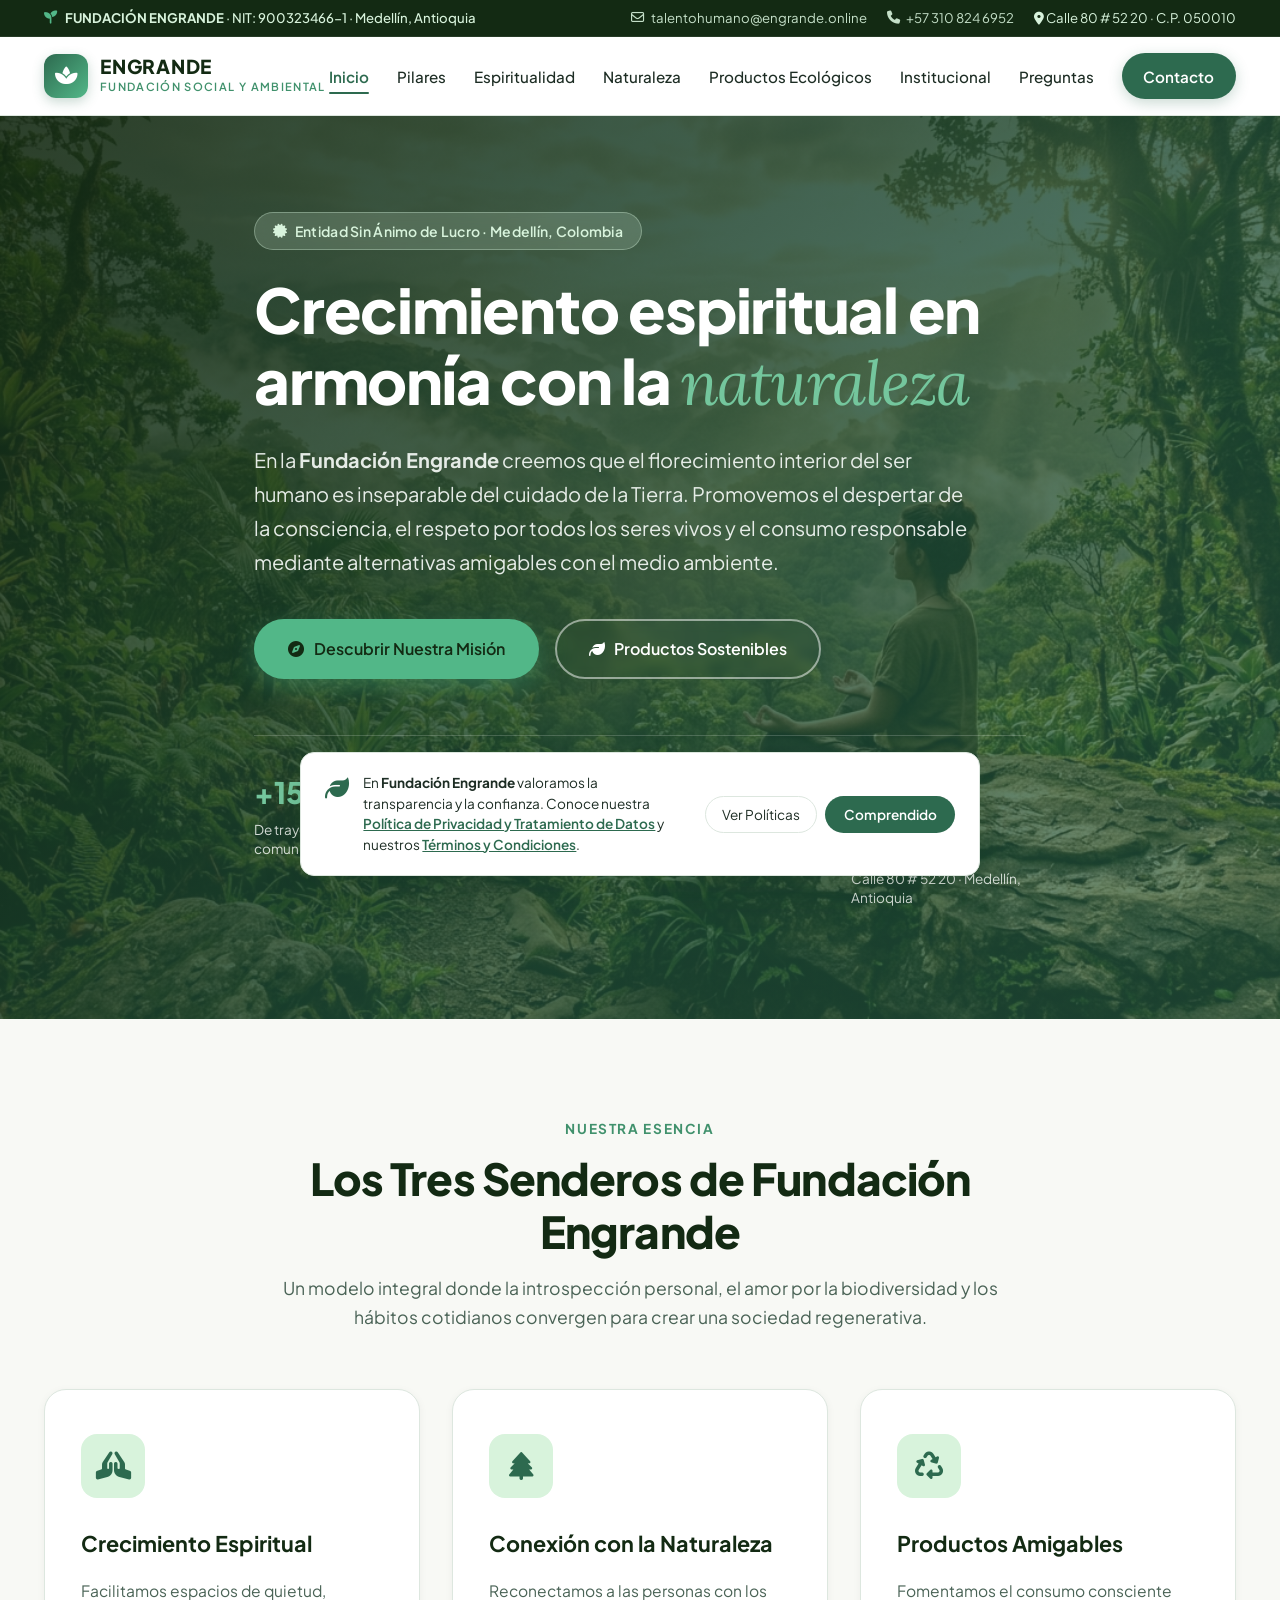
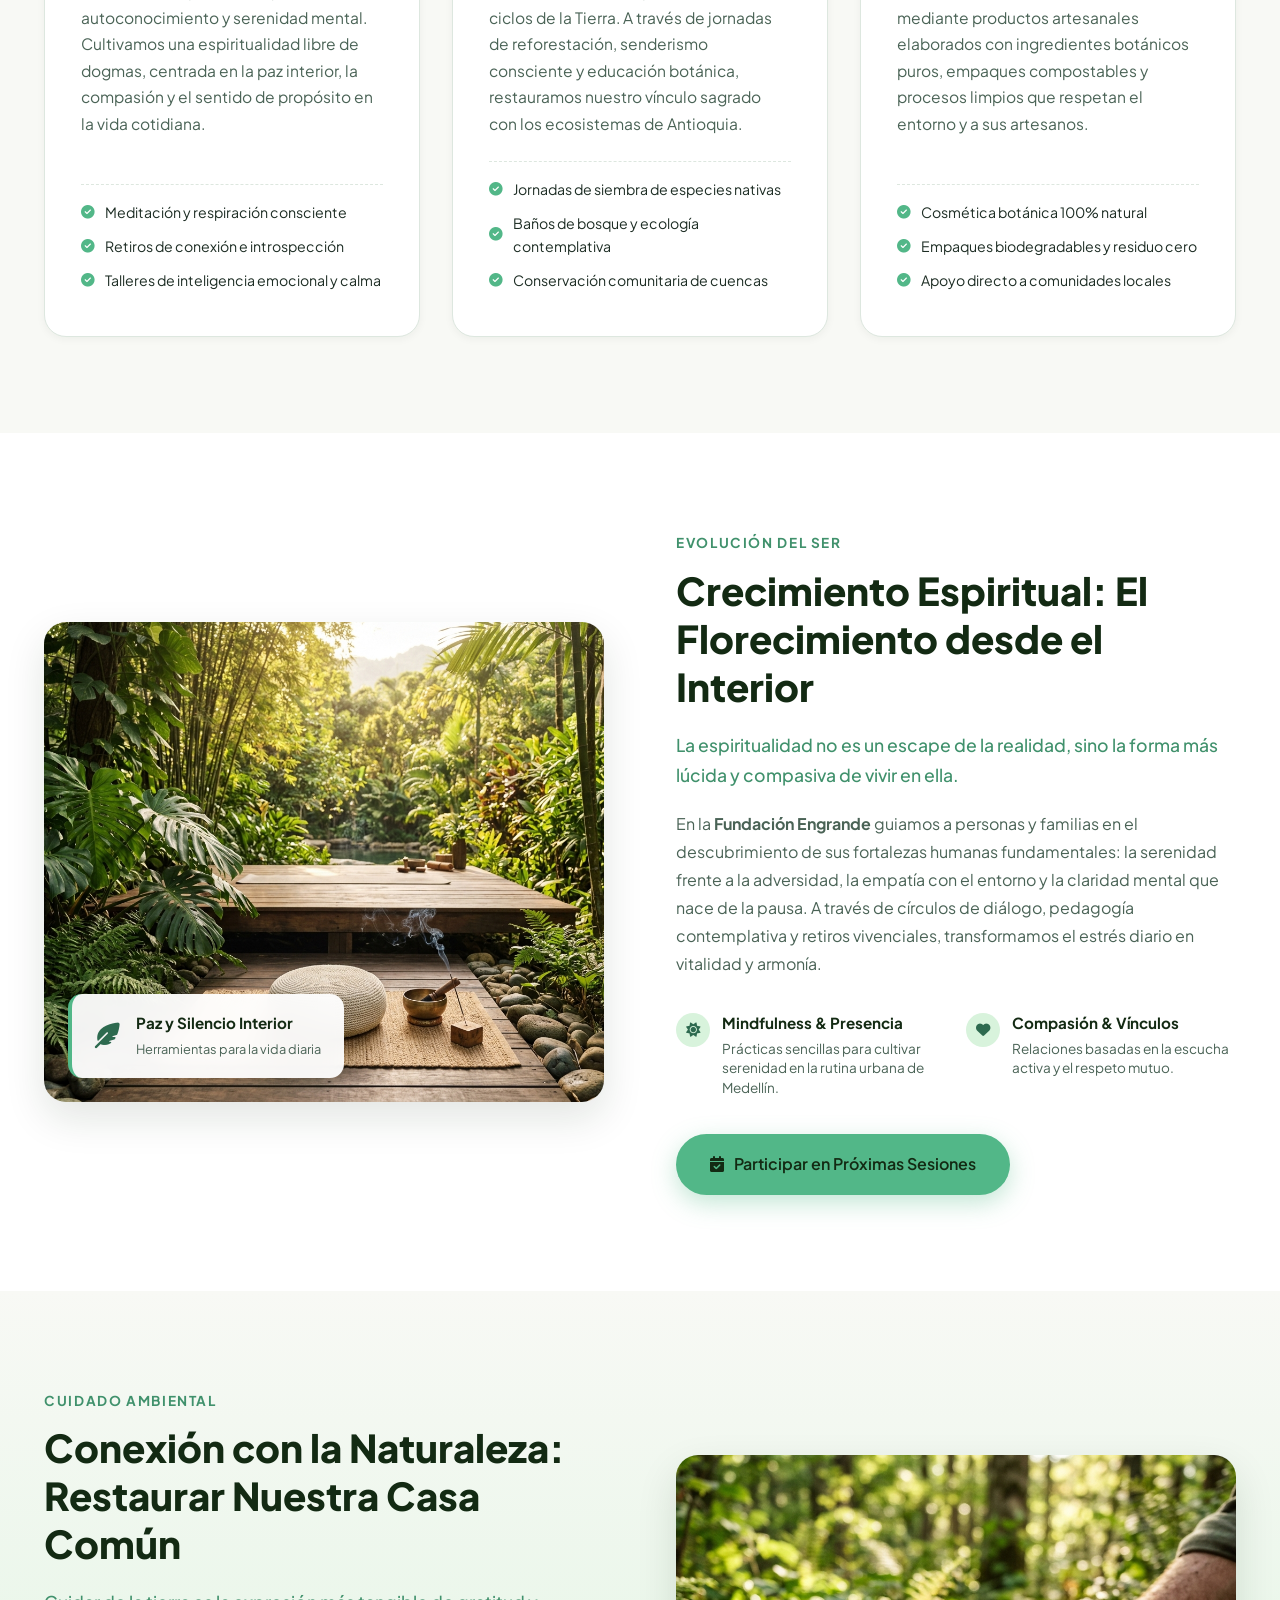
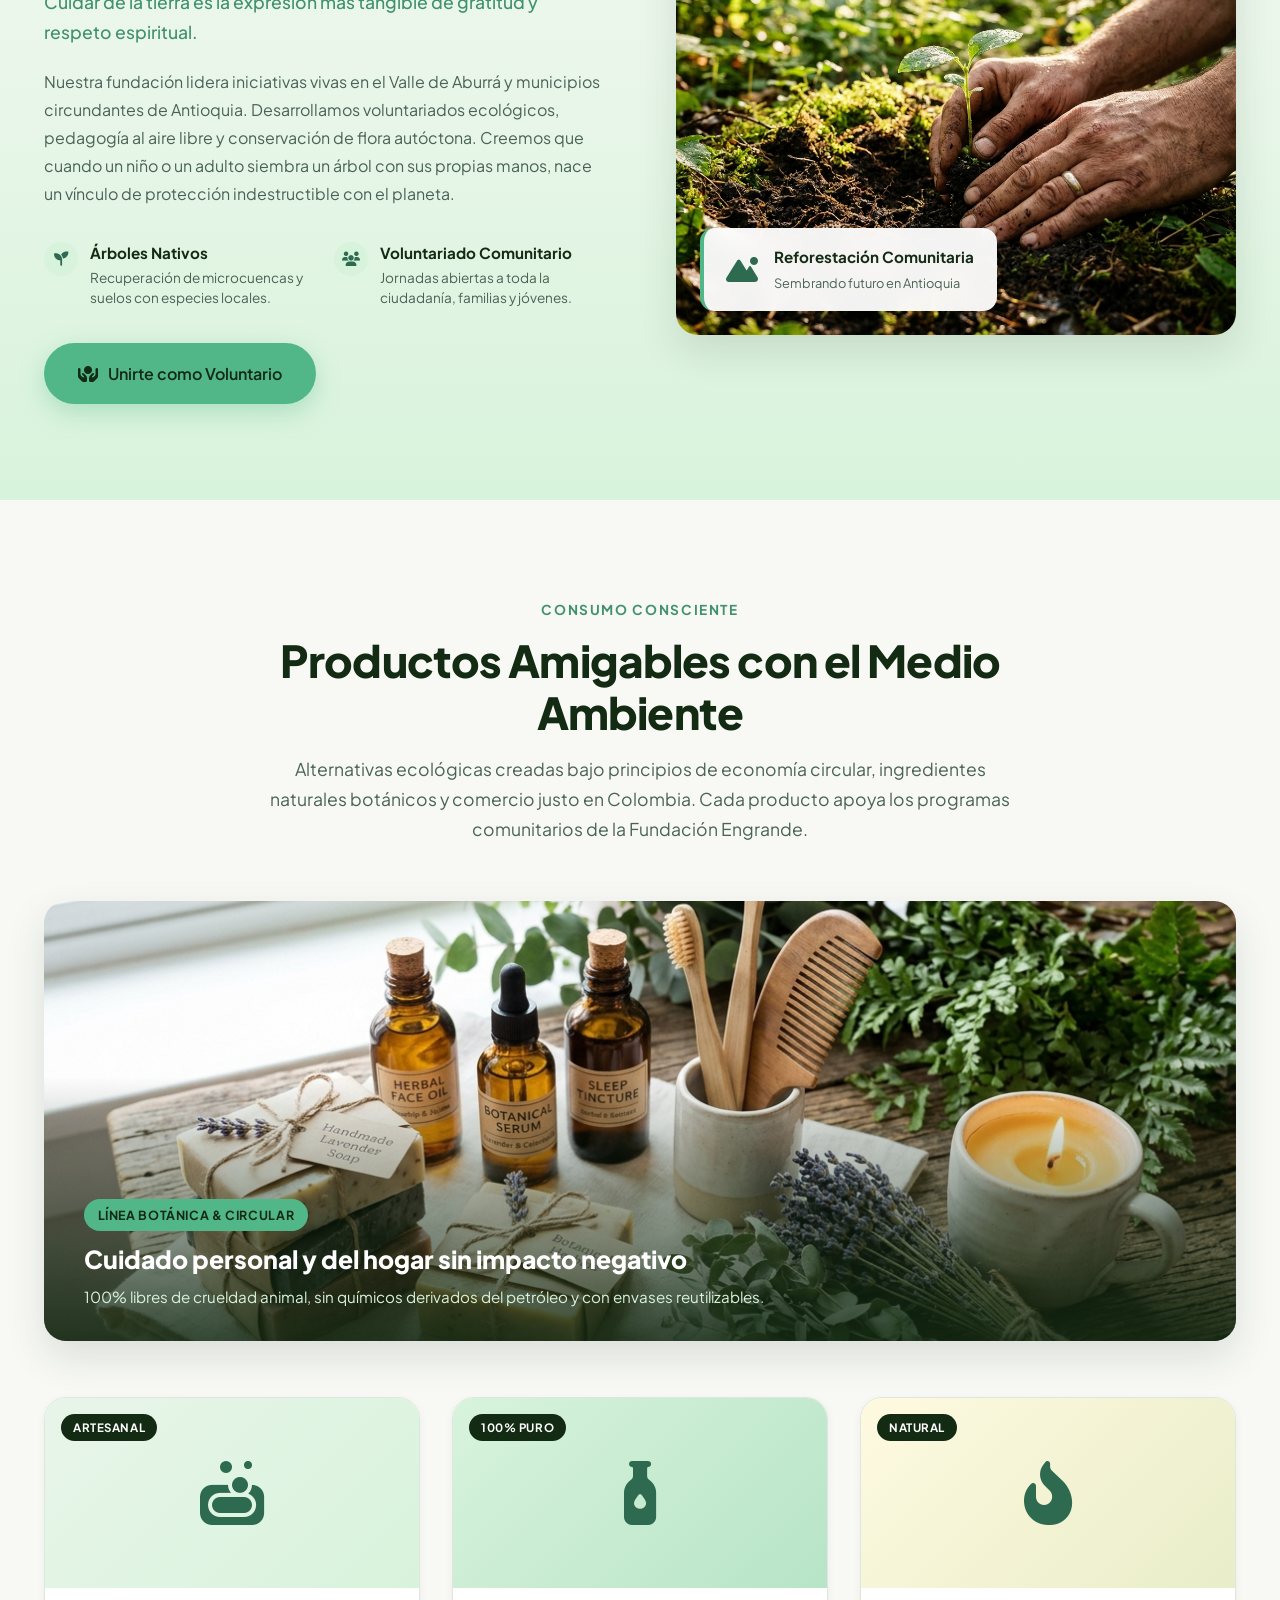
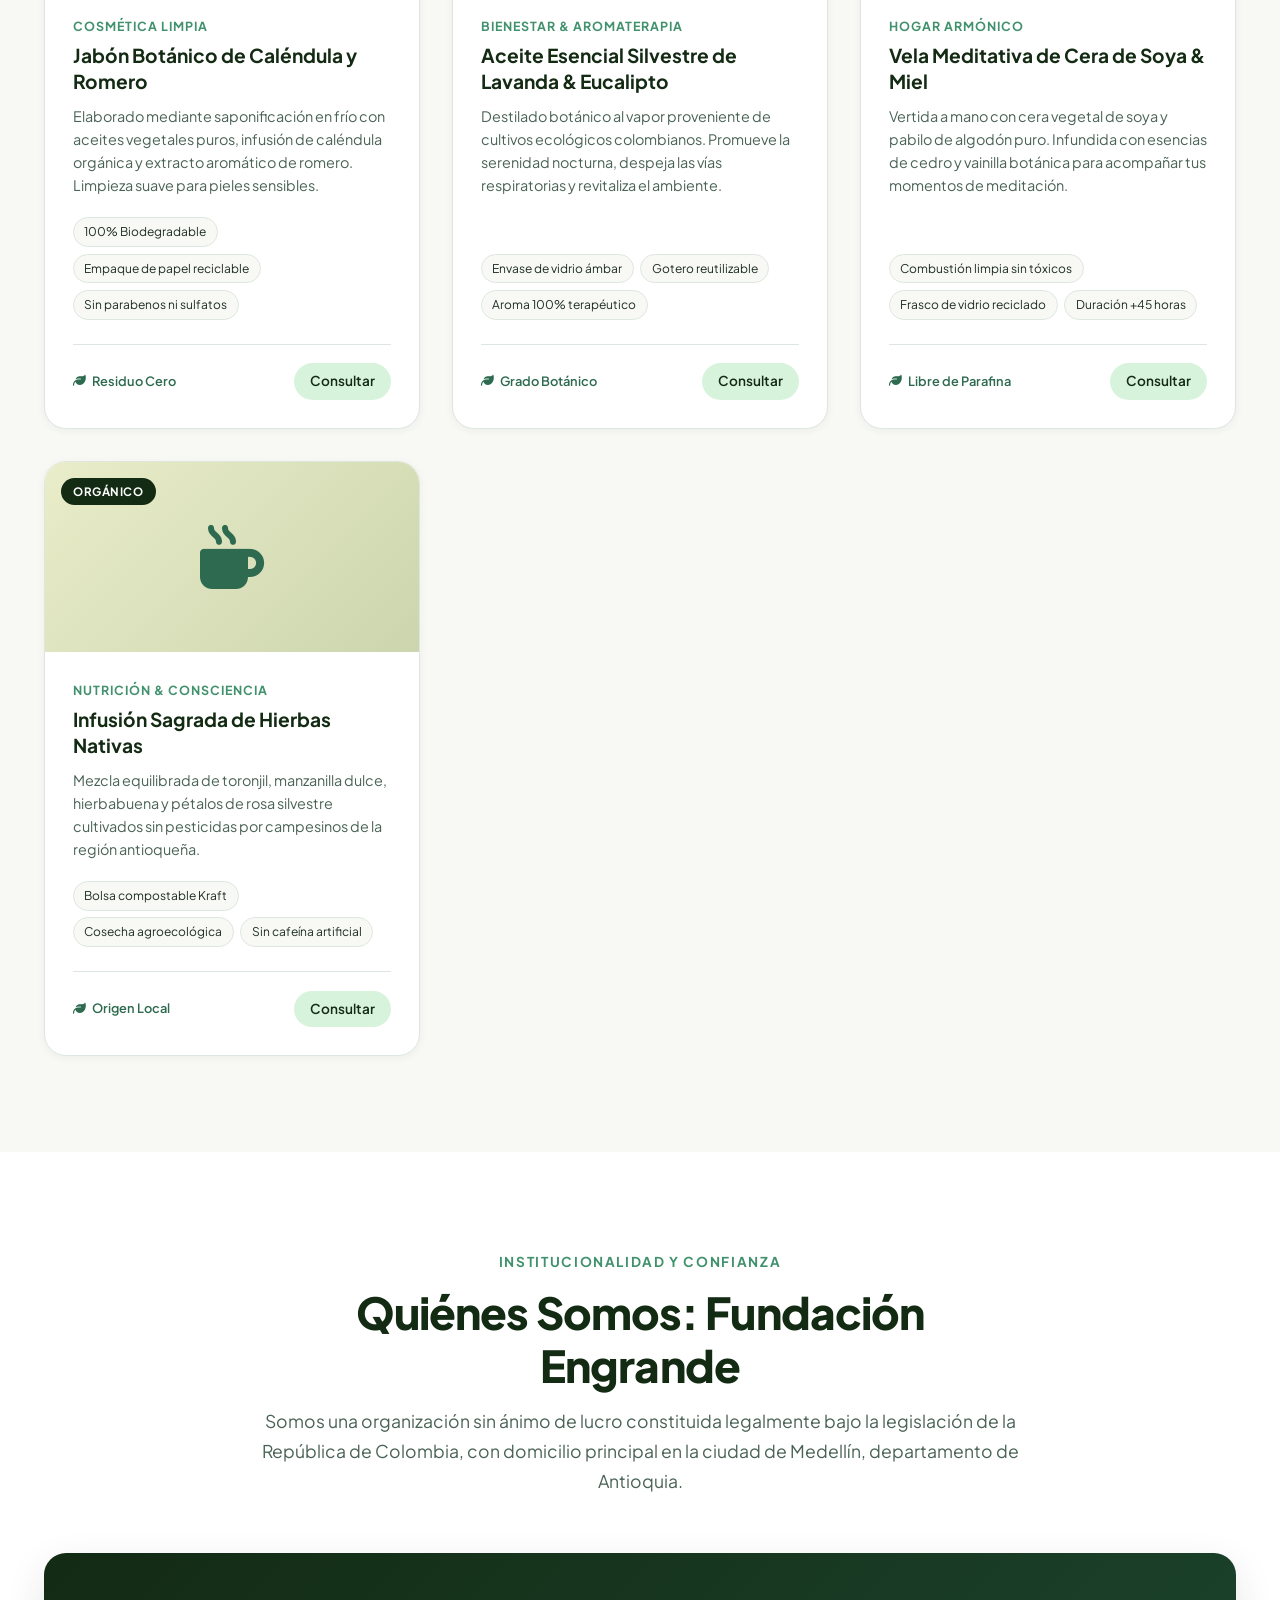
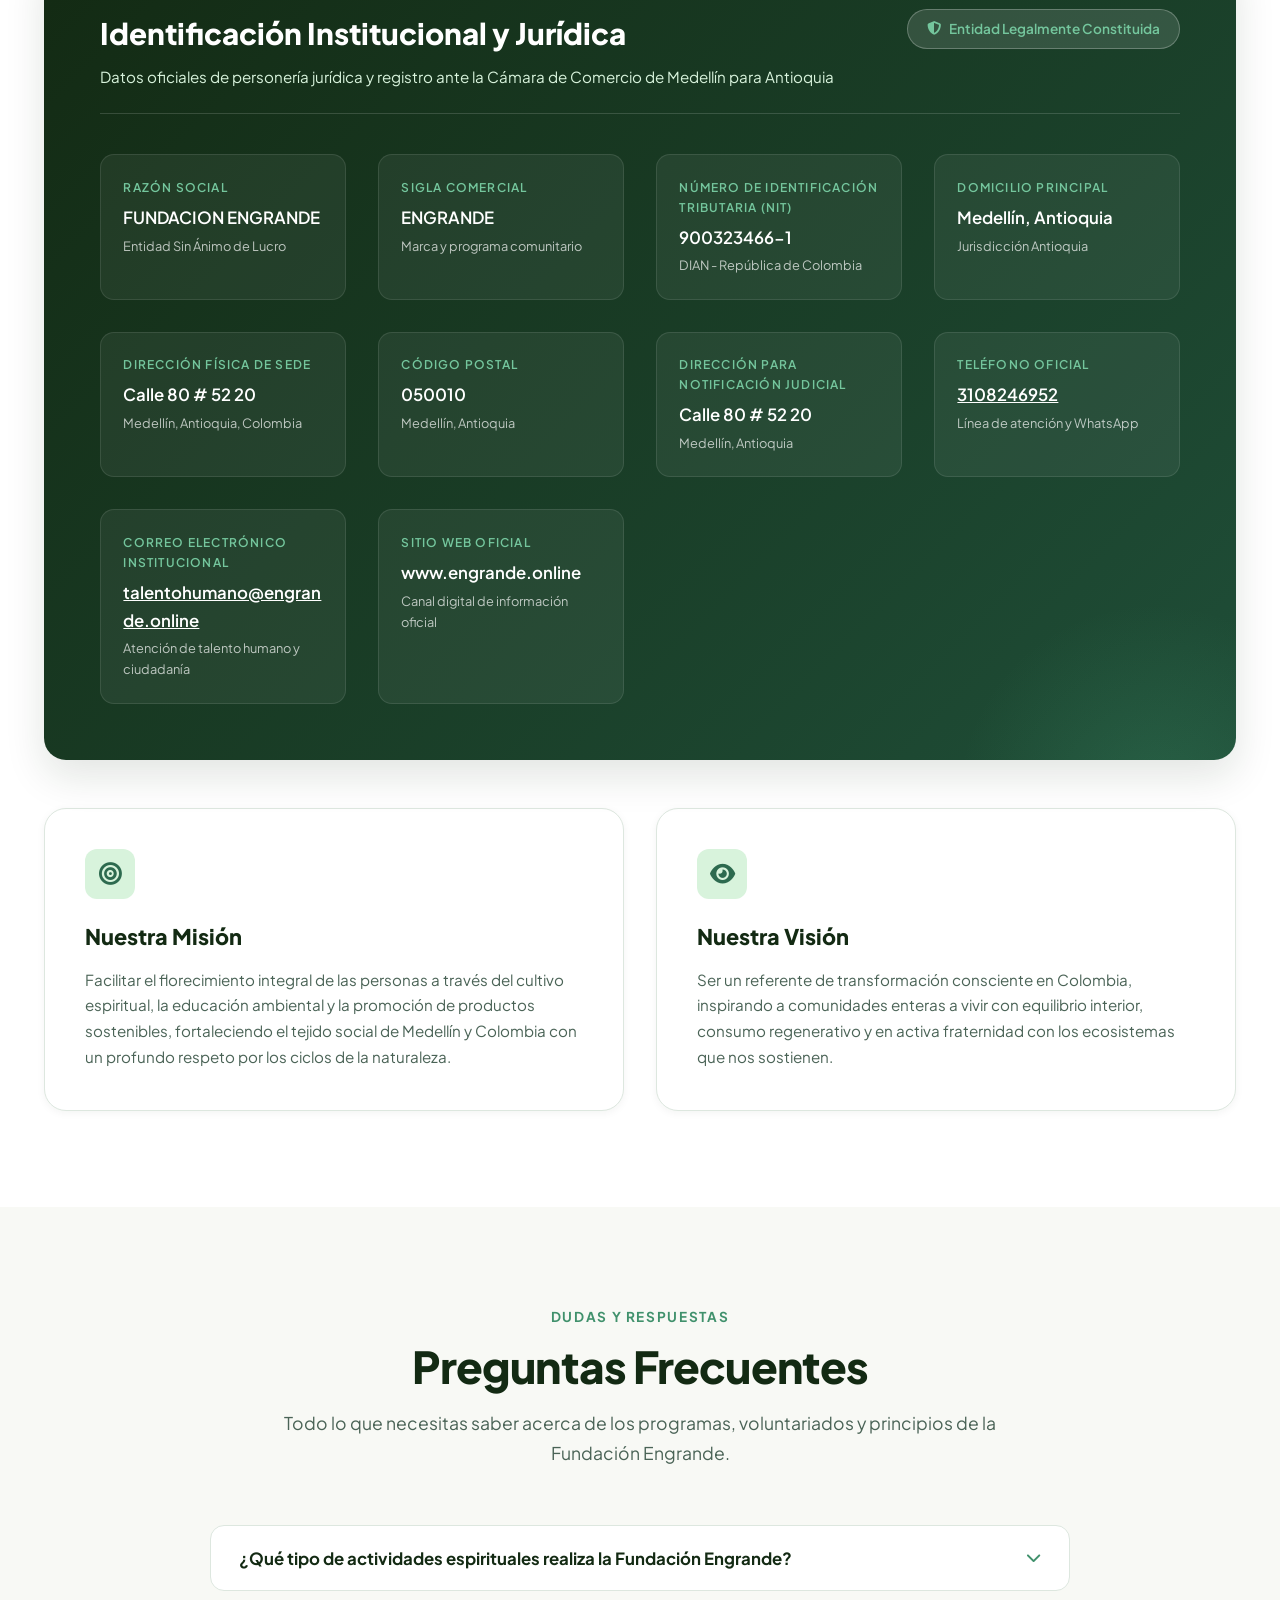
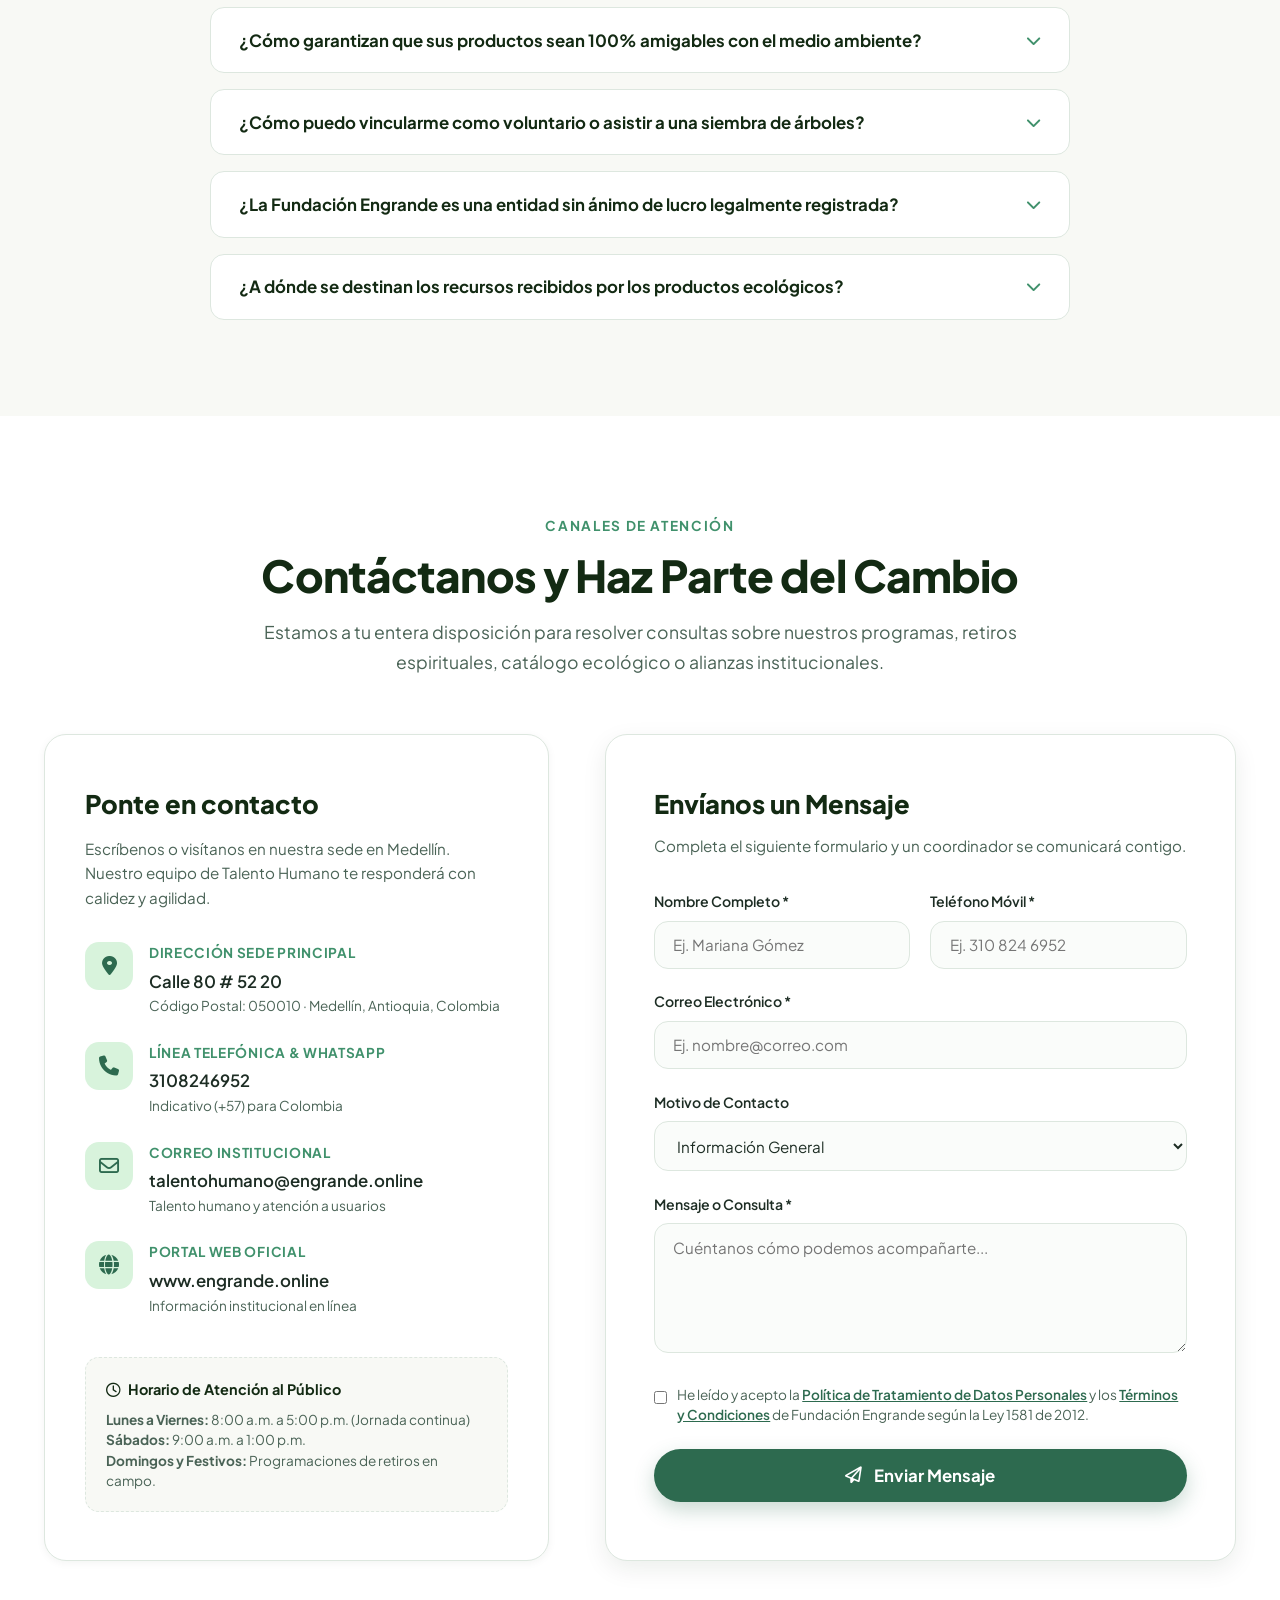
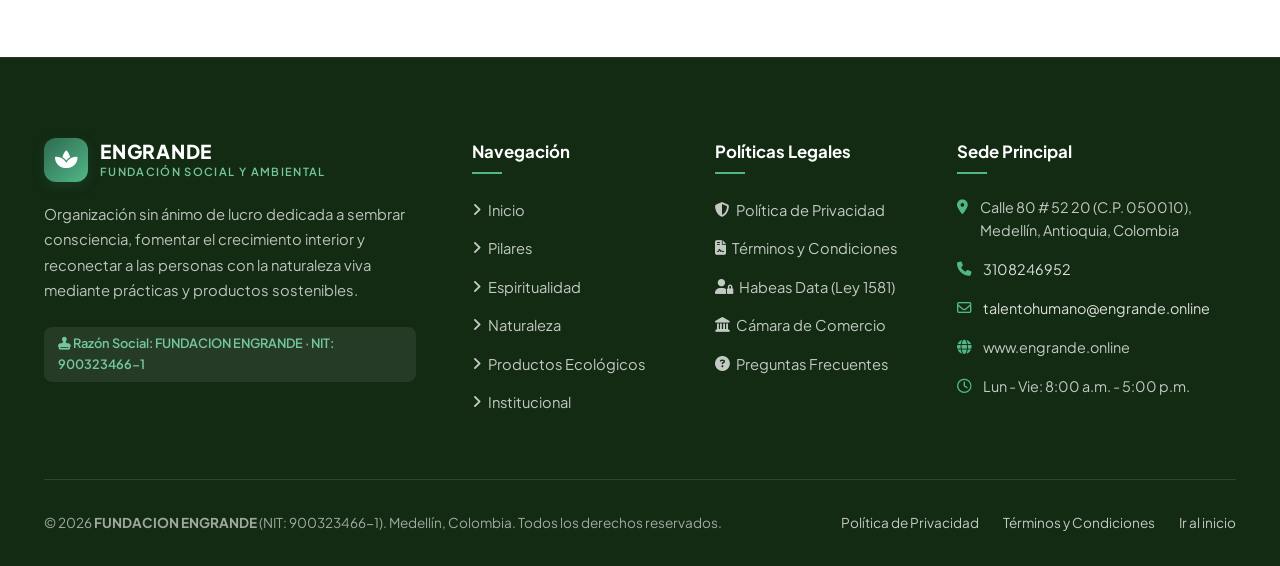
<file: index.html>
<!DOCTYPE html>
<html lang="es">
<head>
    <meta name="facebook-domain-verification" content="qimb54ivtlmhm2ekw12kwujpnsmzev" />
    <meta charset="UTF-8">
    <meta name="viewport" content="width=device-width, initial-scale=1.0">
    <meta name="description" content="Fundación Engrande — Crecimiento espiritual, conexión profunda con la naturaleza y productos sostenibles para una vida armónica. Medellín, Colombia. NIT: 900323466-1.">
    <meta name="keywords" content="Fundación Engrande, crecimiento espiritual, conexión con la naturaleza, productos ecológicos, bienestar integral, Medellín, Colombia, sostenibilidad">
    <meta name="author" content="Fundación Engrande">
    <meta name="robots" content="index, follow">
    <meta property="og:title" content="Fundación Engrande | Crecimiento Espiritual & Conexión con la Naturaleza">
    <meta property="og:description" content="Impulsamos la evolución interior del ser humano y la preservación ambiental mediante talleres de consciencia, proyectos comunitarios y alternativas ecológicas.">
    <meta property="og:type" content="website">
    <meta property="og:url" content="https://www.engrande.online">
    <meta property="og:image" content="hero-engrande.jpg">
    <title>Fundación Engrande | Crecimiento Espiritual, Conexión Natural y Vida Sostenible</title>

    <!-- Google Fonts -->
    <link rel="preconnect" href="https://fonts.googleapis.com">
    <link rel="preconnect" href="https://fonts.gstatic.com" crossorigin>
    <link href="https://fonts.googleapis.com/css2?family=Lora:ital,wght@0,400;0,500;0,600;1,400;1,500&family=Plus+Jakarta+Sans:wght@300;400;500;600;700;800&display=swap" rel="stylesheet">
    
    <!-- Font Awesome -->
    <link rel="stylesheet" href="https://cdnjs.cloudflare.com/ajax/libs/font-awesome/6.4.0/css/all.min.css">
    
    <!-- Estilos -->
    <link rel="stylesheet" href="styles.css">
</head>
<body>

    <!-- BARRA SUPERIOR INSTITUCIONAL -->
    <div class="top-bar">
        <div class="container top-bar-content">
            <div class="top-bar-badge">
                <i class="fa-solid fa-seedling"></i>
                <span><strong>FUNDACIÓN ENGRANDE</strong> · NIT: 900323466-1 · Medellín, Antioquia</span>
            </div>
            <div class="top-bar-links">
                <a href="mailto:talentohumano@engrande.online"><i class="fa-regular fa-envelope"></i> talentohumano@engrande.online</a>
                <a href="tel:3108246952"><i class="fa-solid fa-phone"></i> +57 310 824 6952</a>
                <span><i class="fa-solid fa-location-dot"></i> Calle 80 # 52 20 · C.P. 050010</span>
            </div>
        </div>
    </div>

    <!-- BANNER DE POLÍTICAS Y PRIVACIDAD -->
    <div class="cookie-banner" id="cookieBanner" role="region" aria-label="Aviso de privacidad y uso responsable">
        <div class="cookie-content">
            <i class="fa-solid fa-leaf cookie-icon"></i>
            <p>
                En <strong>Fundación Engrande</strong> valoramos la transparencia y la confianza. Conoce nuestra 
                <a href="politica-de-privacidad.html" class="modal-link" data-modal="modal-privacidad">Política de Privacidad y Tratamiento de Datos</a> 
                y nuestros <a href="terminos-y-condiciones.html" class="modal-link" data-modal="modal-terminos">Términos y Condiciones</a>.
            </p>
        </div>
        <div class="cookie-actions">
            <button class="btn-cookie-outline" id="cookieDetails">Ver Políticas</button>
            <button class="btn-cookie-accept" id="cookieAccept">Comprendido</button>
        </div>
    </div>

    <!-- NAVBAR PRINCIPAL -->
    <header class="navbar" id="navbar">
        <div class="container nav-container">
            <a href="#inicio" class="brand-logo" aria-label="Fundación Engrande - Inicio">
                <div class="logo-symbol">
                    <i class="fa-solid fa-spa"></i>
                </div>
                <div class="logo-info">
                    <span class="logo-title">ENGRANDE</span>
                    <span class="logo-subtitle">FUNDACIÓN SOCIAL Y AMBIENTAL</span>
                </div>
            </a>

            <button class="hamburger" id="hamburger" aria-label="Abrir menú de navegación" aria-expanded="false">
                <span></span>
                <span></span>
                <span></span>
            </button>

            <nav class="nav-links" id="navLinks">
                <a href="#inicio" class="nav-link active">Inicio</a>
                <a href="#pilares" class="nav-link">Pilares</a>
                <a href="#espiritualidad" class="nav-link">Espiritualidad</a>
                <a href="#naturaleza" class="nav-link">Naturaleza</a>
                <a href="#productos" class="nav-link">Productos Ecológicos</a>
                <a href="#nosotros" class="nav-link">Institucional</a>
                <a href="#faq" class="nav-link">Preguntas</a>
                <a href="#contacto" class="nav-link nav-btn">Contacto</a>
            </nav>
        </div>
    </header>

    <!-- HERO SECTION -->
    <section class="hero" id="inicio">
        <div class="hero-bg-container">
            <img src="hero-engrande.jpg" alt="Fundación Engrande - Crecimiento Espiritual y Armonía Natural" class="hero-bg-img" fetchpriority="high">
            <div class="hero-overlay"></div>
        </div>
        
        <div class="container hero-content">
            <div class="hero-tag">
                <i class="fa-solid fa-certificate"></i> Entidad Sin Ánimo de Lucro · Medellín, Colombia
            </div>
            <h1 class="hero-title">
                Crecimiento espiritual en armonía con la <span class="hero-accent-text">naturaleza</span>
            </h1>
            <p class="hero-description">
                En la <strong>Fundación Engrande</strong> creemos que el florecimiento interior del ser humano es inseparable del cuidado de la Tierra. Promovemos el despertar de la consciencia, el respeto por todos los seres vivos y el consumo responsable mediante alternativas amigables con el medio ambiente.
            </p>
            <div class="hero-cta-group">
                <a href="#pilares" class="btn btn-primary">
                    <i class="fa-solid fa-compass"></i> Descubrir Nuestra Misión
                </a>
                <a href="#productos" class="btn btn-secondary">
                    <i class="fa-solid fa-leaf"></i> Productos Sostenibles
                </a>
            </div>

            <div class="hero-stats-strip">
                <div class="hero-stat-item">
                    <h3>+15 Años</h3>
                    <p>De trayectoria social y comunitaria en Antioquia</p>
                </div>
                <div class="hero-stat-item">
                    <h3>100%</h3>
                    <p>Compromiso ecológico y circular en cada iniciativa</p>
                </div>
                <div class="hero-stat-item">
                    <h3>+4,200</h3>
                    <p>Personas inspiradas hacia hábitos sostenibles y plenos</p>
                </div>
                <div class="hero-stat-item">
                    <h3>C.P. 050010</h3>
                    <p>Calle 80 # 52 20 · Medellín, Antioquia</p>
                </div>
            </div>
        </div>
    </section>

    <!-- PILARES FUNDACIONALES -->
    <section class="section" id="pilares">
        <div class="container">
            <div class="section-header text-center">
                <span class="eyebrow">Nuestra Esencia</span>
                <h2 class="section-title">Los Tres Senderos de Fundación Engrande</h2>
                <p class="section-subtitle">
                    Un modelo integral donde la introspección personal, el amor por la biodiversidad y los hábitos cotidianos convergen para crear una sociedad regenerativa.
                </p>
            </div>

            <div class="pillars-grid">
                <!-- Pilar 1 -->
                <div class="pillar-card">
                    <div class="pillar-icon-box">
                        <i class="fa-solid fa-hands-praying"></i>
                    </div>
                    <h3>Crecimiento Espiritual</h3>
                    <p>
                        Facilitamos espacios de quietud, autoconocimiento y serenidad mental. Cultivamos una espiritualidad libre de dogmas, centrada en la paz interior, la compasión y el sentido de propósito en la vida cotidiana.
                    </p>
                    <ul class="pillar-list">
                        <li><i class="fa-solid fa-check-circle"></i> Meditación y respiración consciente</li>
                        <li><i class="fa-solid fa-check-circle"></i> Retiros de conexión e introspección</li>
                        <li><i class="fa-solid fa-check-circle"></i> Talleres de inteligencia emocional y calma</li>
                    </ul>
                </div>

                <!-- Pilar 2 -->
                <div class="pillar-card">
                    <div class="pillar-icon-box">
                        <i class="fa-solid fa-tree"></i>
                    </div>
                    <h3>Conexión con la Naturaleza</h3>
                    <p>
                        Reconectamos a las personas con los ciclos de la Tierra. A través de jornadas de reforestación, senderismo consciente y educación botánica, restauramos nuestro vínculo sagrado con los ecosistemas de Antioquia.
                    </p>
                    <ul class="pillar-list">
                        <li><i class="fa-solid fa-check-circle"></i> Jornadas de siembra de especies nativas</li>
                        <li><i class="fa-solid fa-check-circle"></i> Baños de bosque y ecología contemplativa</li>
                        <li><i class="fa-solid fa-check-circle"></i> Conservación comunitaria de cuencas</li>
                    </ul>
                </div>

                <!-- Pilar 3 -->
                <div class="pillar-card">
                    <div class="pillar-icon-box">
                        <i class="fa-solid fa-recycle"></i>
                    </div>
                    <h3>Productos Amigables</h3>
                    <p>
                        Fomentamos el consumo consciente mediante productos artesanales elaborados con ingredientes botánicos puros, empaques compostables y procesos limpios que respetan el entorno y a sus artesanos.
                    </p>
                    <ul class="pillar-list">
                        <li><i class="fa-solid fa-check-circle"></i> Cosmética botánica 100% natural</li>
                        <li><i class="fa-solid fa-check-circle"></i> Empaques biodegradables y residuo cero</li>
                        <li><i class="fa-solid fa-check-circle"></i> Apoyo directo a comunidades locales</li>
                    </ul>
                </div>
            </div>
        </div>
    </section>

    <!-- SECCIÓN ESPIRITUALIDAD Y BIENESTAR -->
    <section class="section section-alt" id="espiritualidad">
        <div class="container">
            <div class="split-feature">
                <div class="feature-media">
                    <img src="crecimiento-espiritual.jpg" alt="Encuentros de Crecimiento Espiritual y Mindfulness - Fundación Engrande" class="feature-img" loading="lazy">
                    <div class="feature-floating-badge">
                        <i class="fa-solid fa-feather-pointed"></i>
                        <div>
                            <strong>Paz y Silencio Interior</strong>
                            <span>Herramientas para la vida diaria</span>
                        </div>
                    </div>
                </div>
                <div class="feature-content">
                    <span class="eyebrow">Evolución del Ser</span>
                    <h2>Crecimiento Espiritual: El Florecimiento desde el Interior</h2>
                    <p class="feature-lead">
                        La espiritualidad no es un escape de la realidad, sino la forma más lúcida y compasiva de vivir en ella.
                    </p>
                    <p class="feature-text">
                        En la <strong>Fundación Engrande</strong> guiamos a personas y familias en el descubrimiento de sus fortalezas humanas fundamentales: la serenidad frente a la adversidad, la empatía con el entorno y la claridad mental que nace de la pausa. A través de círculos de diálogo, pedagogía contemplativa y retiros vivenciales, transformamos el estrés diario en vitalidad y armonía.
                    </p>
                    <div class="feature-points">
                        <div class="point-item">
                            <div class="point-icon"><i class="fa-solid fa-sun"></i></div>
                            <div>
                                <strong>Mindfulness & Presencia</strong>
                                <p>Prácticas sencillas para cultivar serenidad en la rutina urbana de Medellín.</p>
                            </div>
                        </div>
                        <div class="point-item">
                            <div class="point-icon"><i class="fa-solid fa-heart"></i></div>
                            <div>
                                <strong>Compasión & Vínculos</strong>
                                <p>Relaciones basadas en la escucha activa y el respeto mutuo.</p>
                            </div>
                        </div>
                    </div>
                    <a href="#contacto" class="btn btn-primary">
                        <i class="fa-solid fa-calendar-check"></i> Participar en Próximas Sesiones
                    </a>
                </div>
            </div>
        </div>
    </section>

    <!-- SECCIÓN CONEXIÓN CON LA NATURALEZA -->
    <section class="section section-nature" id="naturaleza">
        <div class="container">
            <div class="split-feature reverse">
                <div class="feature-media">
                    <img src="conexion-naturaleza.jpg" alt="Siembra de vida y restauración ecológica - Fundación Engrande" class="feature-img" loading="lazy">
                    <div class="feature-floating-badge">
                        <i class="fa-solid fa-mountain-sun"></i>
                        <div>
                            <strong>Reforestación Comunitaria</strong>
                            <span>Sembrando futuro en Antioquia</span>
                        </div>
                    </div>
                </div>
                <div class="feature-content">
                    <span class="eyebrow">Cuidado Ambiental</span>
                    <h2>Conexión con la Naturaleza: Restaurar Nuestra Casa Común</h2>
                    <p class="feature-lead">
                        Cuidar de la tierra es la expresión más tangible de gratitud y respeto espiritual.
                    </p>
                    <p class="feature-text">
                        Nuestra fundación lidera iniciativas vivas en el Valle de Aburrá y municipios circundantes de Antioquia. Desarrollamos voluntariados ecológicos, pedagogía al aire libre y conservación de flora autóctona. Creemos que cuando un niño o un adulto siembra un árbol con sus propias manos, nace un vínculo de protección indestructible con el planeta.
                    </p>
                    <div class="feature-points">
                        <div class="point-item">
                            <div class="point-icon"><i class="fa-solid fa-seedling"></i></div>
                            <div>
                                <strong>Árboles Nativos</strong>
                                <p>Recuperación de microcuencas y suelos con especies locales.</p>
                            </div>
                        </div>
                        <div class="point-item">
                            <div class="point-icon"><i class="fa-solid fa-users"></i></div>
                            <div>
                                <strong>Voluntariado Comunitario</strong>
                                <p>Jornadas abiertas a toda la ciudadanía, familias y jóvenes.</p>
                            </div>
                        </div>
                    </div>
                    <a href="#contacto" class="btn btn-primary">
                        <i class="fa-solid fa-hands-holding-circle"></i> Unirte como Voluntario
                    </a>
                </div>
            </div>
        </div>
    </section>

    <!-- SECCIÓN PRODUCTOS AMIGABLES CON EL MEDIO AMBIENTE -->
    <section class="section" id="productos">
        <div class="container">
            <div class="section-header text-center">
                <span class="eyebrow">Consumo Consciente</span>
                <h2 class="section-title">Productos Amigables con el Medio Ambiente</h2>
                <p class="section-subtitle">
                    Alternativas ecológicas creadas bajo principios de economía circular, ingredientes naturales botánicos y comercio justo en Colombia. Cada producto apoya los programas comunitarios de la Fundación Engrande.
                </p>
            </div>

            <!-- Banner con imagen generada de productos -->
            <div style="margin-bottom: 3.5rem; border-radius: var(--radius-lg); overflow: hidden; box-shadow: var(--shadow-lg); position: relative;">
                <img src="productos-ecologicos.jpg" alt="Línea de Productos Ecológicos y Sostenibles de Fundación Engrande" style="width: 100%; max-height: 440px; object-fit: cover;" loading="lazy">
                <div style="position: absolute; inset: 0; background: linear-gradient(to top, rgba(19, 42, 19, 0.85) 0%, transparent 60%); display: flex; align-items: flex-end; padding: 2rem 2.5rem;">
                    <div>
                        <span style="background-color: var(--color-accent); color: var(--color-primary-dark); font-weight: 700; font-size: 0.78rem; padding: 0.35rem 0.85rem; border-radius: var(--radius-pill); text-transform: uppercase; letter-spacing: 0.05em; display: inline-block; margin-bottom: 0.5rem;">Línea Botánica & Circular</span>
                        <h3 style="color: white; font-size: 1.55rem; font-weight: 800; margin-bottom: 0.25rem;">Cuidado personal y del hogar sin impacto negativo</h3>
                        <p style="color: var(--color-accent-pale); font-size: 0.95rem; margin: 0;">100% libres de crueldad animal, sin químicos derivados del petróleo y con envases reutilizables.</p>
                    </div>
                </div>
            </div>

            <!-- Catálogo de Productos -->
            <div class="products-grid">
                <!-- Producto 1 -->
                <div class="product-card">
                    <div class="product-header-badge bg-soap">
                        <i class="fa-solid fa-soap product-icon-display"></i>
                        <span class="product-tag">Artesanal</span>
                    </div>
                    <div class="product-body">
                        <span class="product-category">Cosmética Limpia</span>
                        <h4 class="product-title">Jabón Botánico de Caléndula y Romero</h4>
                        <p class="product-desc">
                            Elaborado mediante saponificación en frío con aceites vegetales puros, infusión de caléndula orgánica y extracto aromático de romero. Limpieza suave para pieles sensibles.
                        </p>
                        <ul class="product-specs">
                            <li>100% Biodegradable</li>
                            <li>Empaque de papel reciclable</li>
                            <li>Sin parabenos ni sulfatos</li>
                        </ul>
                        <div class="product-footer">
                            <span class="product-eco-label"><i class="fa-solid fa-leaf"></i> Residuo Cero</span>
                            <a href="#contacto" class="product-btn">Consultar</a>
                        </div>
                    </div>
                </div>

                <!-- Producto 2 -->
                <div class="product-card">
                    <div class="product-header-badge bg-oil">
                        <i class="fa-solid fa-bottle-droplet product-icon-display"></i>
                        <span class="product-tag">100% Puro</span>
                    </div>
                    <div class="product-body">
                        <span class="product-category">Bienestar & Aromaterapia</span>
                        <h4 class="product-title">Aceite Esencial Silvestre de Lavanda & Eucalipto</h4>
                        <p class="product-desc">
                            Destilado botánico al vapor proveniente de cultivos ecológicos colombianos. Promueve la serenidad nocturna, despeja las vías respiratorias y revitaliza el ambiente.
                        </p>
                        <ul class="product-specs">
                            <li>Envase de vidrio ámbar</li>
                            <li>Gotero reutilizable</li>
                            <li>Aroma 100% terapéutico</li>
                        </ul>
                        <div class="product-footer">
                            <span class="product-eco-label"><i class="fa-solid fa-leaf"></i> Grado Botánico</span>
                            <a href="#contacto" class="product-btn">Consultar</a>
                        </div>
                    </div>
                </div>

                <!-- Producto 3 -->
                <div class="product-card">
                    <div class="product-header-badge bg-candle">
                        <i class="fa-solid fa-fire-flame-curved product-icon-display"></i>
                        <span class="product-tag">Natural</span>
                    </div>
                    <div class="product-body">
                        <span class="product-category">Hogar Armónico</span>
                        <h4 class="product-title">Vela Meditativa de Cera de Soya & Miel</h4>
                        <p class="product-desc">
                            Vertida a mano con cera vegetal de soya y pabilo de algodón puro. Infundida con esencias de cedro y vainilla botánica para acompañar tus momentos de meditación.
                        </p>
                        <ul class="product-specs">
                            <li>Combustión limpia sin tóxicos</li>
                            <li>Frasco de vidrio reciclado</li>
                            <li>Duración +45 horas</li>
                        </ul>
                        <div class="product-footer">
                            <span class="product-eco-label"><i class="fa-solid fa-leaf"></i> Libre de Parafina</span>
                            <a href="#contacto" class="product-btn">Consultar</a>
                        </div>
                    </div>
                </div>

                <!-- Producto 4 -->
                <div class="product-card">
                    <div class="product-header-badge bg-tea">
                        <i class="fa-solid fa-mug-hot product-icon-display"></i>
                        <span class="product-tag">Orgánico</span>
                    </div>
                    <div class="product-body">
                        <span class="product-category">Nutrición & Consciencia</span>
                        <h4 class="product-title">Infusión Sagrada de Hierbas Nativas</h4>
                        <p class="product-desc">
                            Mezcla equilibrada de toronjil, manzanilla dulce, hierbabuena y pétalos de rosa silvestre cultivados sin pesticidas por campesinos de la región antioqueña.
                        </p>
                        <ul class="product-specs">
                            <li>Bolsa compostable Kraft</li>
                            <li>Cosecha agroecológica</li>
                            <li>Sin cafeína artificial</li>
                        </ul>
                        <div class="product-footer">
                            <span class="product-eco-label"><i class="fa-solid fa-leaf"></i> Origen Local</span>
                            <a href="#contacto" class="product-btn">Consultar</a>
                        </div>
                    </div>
                </div>
            </div>
        </div>
    </section>

    <!-- SECCIÓN INSTITUCIONAL & TRANSPARENCIA LEGAL -->
    <section class="section section-alt" id="nosotros">
        <div class="container">
            <div class="section-header text-center">
                <span class="eyebrow">Institucionalidad y Confianza</span>
                <h2 class="section-title">Quiénes Somos: Fundación Engrande</h2>
                <p class="section-subtitle">
                    Somos una organización sin ánimo de lucro constituida legalmente bajo la legislación de la República de Colombia, con domicilio principal en la ciudad de Medellín, departamento de Antioquia.
                </p>
            </div>

            <!-- Ficha Legal y de Registro -->
            <div class="legal-transparency-card">
                <div class="legal-header">
                    <div class="legal-title">
                        <h3>Identificación Institucional y Jurídica</h3>
                        <p>Datos oficiales de personería jurídica y registro ante la Cámara de Comercio de Medellín para Antioquia</p>
                    </div>
                    <div class="legal-badge-pill">
                        <i class="fa-solid fa-shield-halved"></i> Entidad Legalmente Constituida
                    </div>
                </div>

                <div class="legal-grid">
                    <div class="legal-item">
                        <span class="legal-item-label">Razón Social</span>
                        <div class="legal-item-value">FUNDACION ENGRANDE</div>
                        <div class="legal-item-sub">Entidad Sin Ánimo de Lucro</div>
                    </div>

                    <div class="legal-item">
                        <span class="legal-item-label">Sigla Comercial</span>
                        <div class="legal-item-value">ENGRANDE</div>
                        <div class="legal-item-sub">Marca y programa comunitario</div>
                    </div>

                    <div class="legal-item">
                        <span class="legal-item-label">Número de Identificación Tributaria (NIT)</span>
                        <div class="legal-item-value">900323466-1</div>
                        <div class="legal-item-sub">DIAN - República de Colombia</div>
                    </div>

                    <div class="legal-item">
                        <span class="legal-item-label">Domicilio Principal</span>
                        <div class="legal-item-value">Medellín, Antioquia</div>
                        <div class="legal-item-sub">Jurisdicción Antioquia</div>
                    </div>

                    <div class="legal-item">
                        <span class="legal-item-label">Dirección Física de Sede</span>
                        <div class="legal-item-value">Calle 80 # 52 20</div>
                        <div class="legal-item-sub">Medellín, Antioquia, Colombia</div>
                    </div>

                    <div class="legal-item">
                        <span class="legal-item-label">Código Postal</span>
                        <div class="legal-item-value">050010</div>
                        <div class="legal-item-sub">Medellín, Antioquia</div>
                    </div>

                    <div class="legal-item">
                        <span class="legal-item-label">Dirección para Notificación Judicial</span>
                        <div class="legal-item-value">Calle 80 # 52 20</div>
                        <div class="legal-item-sub">Medellín, Antioquia</div>
                    </div>

                    <div class="legal-item">
                        <span class="legal-item-label">Teléfono Oficial</span>
                        <div class="legal-item-value"><a href="tel:3108246952" style="color: white; text-decoration: underline;">3108246952</a></div>
                        <div class="legal-item-sub">Línea de atención y WhatsApp</div>
                    </div>

                    <div class="legal-item">
                        <span class="legal-item-label">Correo Electrónico Institucional</span>
                        <div class="legal-item-value"><a href="mailto:talentohumano@engrande.online" style="color: white; text-decoration: underline;">talentohumano@engrande.online</a></div>
                        <div class="legal-item-sub">Atención de talento humano y ciudadanía</div>
                    </div>

                    <div class="legal-item">
                        <span class="legal-item-label">Sitio Web Oficial</span>
                        <div class="legal-item-value">www.engrande.online</div>
                        <div class="legal-item-sub">Canal digital de información oficial</div>
                    </div>
                </div>
            </div>

            <!-- Misión y Visión -->
            <div style="display: grid; grid-template-columns: repeat(auto-fit, minmax(320px, 1fr)); gap: 2rem; margin-top: 3rem;">
                <div style="background-color: var(--color-surface); border-radius: var(--radius-lg); padding: 2.5rem; border: 1px solid var(--color-border); box-shadow: var(--shadow-sm);">
                    <div style="width: 50px; height: 50px; border-radius: 12px; background-color: var(--color-accent-pale); color: var(--color-primary-medium); display: flex; align-items: center; justify-content: center; font-size: 1.4rem; margin-bottom: 1.25rem;">
                        <i class="fa-solid fa-bullseye"></i>
                    </div>
                    <h3 style="font-size: 1.35rem; font-weight: 800; color: var(--color-primary-dark); margin-bottom: 0.75rem;">Nuestra Misión</h3>
                    <p style="color: var(--color-text-muted); font-size: 0.95rem; line-height: 1.7;">
                        Facilitar el florecimiento integral de las personas a través del cultivo espiritual, la educación ambiental y la promoción de productos sostenibles, fortaleciendo el tejido social de Medellín y Colombia con un profundo respeto por los ciclos de la naturaleza.
                    </p>
                </div>

                <div style="background-color: var(--color-surface); border-radius: var(--radius-lg); padding: 2.5rem; border: 1px solid var(--color-border); box-shadow: var(--shadow-sm);">
                    <div style="width: 50px; height: 50px; border-radius: 12px; background-color: var(--color-accent-pale); color: var(--color-primary-medium); display: flex; align-items: center; justify-content: center; font-size: 1.4rem; margin-bottom: 1.25rem;">
                        <i class="fa-solid fa-eye"></i>
                    </div>
                    <h3 style="font-size: 1.35rem; font-weight: 800; color: var(--color-primary-dark); margin-bottom: 0.75rem;">Nuestra Visión</h3>
                    <p style="color: var(--color-text-muted); font-size: 0.95rem; line-height: 1.7;">
                        Ser un referente de transformación consciente en Colombia, inspirando a comunidades enteras a vivir con equilibrio interior, consumo regenerativo y en activa fraternidad con los ecosistemas que nos sostienen.
                    </p>
                </div>
            </div>
        </div>
    </section>

    <!-- PREGUNTAS FRECUENTES FAQ -->
    <section class="section" id="faq">
        <div class="container">
            <div class="section-header text-center">
                <span class="eyebrow">Dudas y Respuestas</span>
                <h2 class="section-title">Preguntas Frecuentes</h2>
                <p class="section-subtitle">
                    Todo lo que necesitas saber acerca de los programas, voluntariados y principios de la Fundación Engrande.
                </p>
            </div>

            <div class="faq-accordion">
                <div class="faq-item">
                    <button class="faq-question">
                        <span>¿Qué tipo de actividades espirituales realiza la Fundación Engrande?</span>
                        <i class="fa-solid fa-chevron-down"></i>
                    </button>
                    <div class="faq-answer">
                        <p>
                            Organizamos talleres de respiración consciente, meditación mindfulness en la naturaleza, retiros de fin de semana y círculos de reflexión. Nuestro enfoque es incluyente y no dogmático: buscamos que cada individuo descubra paz mental, serenidad interior y sentido de propósito personal.
                        </p>
                    </div>
                </div>

                <div class="faq-item">
                    <button class="faq-question">
                        <span>¿Cómo garantizan que sus productos sean 100% amigables con el medio ambiente?</span>
                        <i class="fa-solid fa-chevron-down"></i>
                    </button>
                    <div class="faq-answer">
                        <p>
                            Seleccionamos materias primas de origen botánico renovable, libres de pesticidas sintéticos y derivados del petróleo. Usamos envases reutilizables de vidrio ámbar, papel Kraft reciclado y etiquetas de papel semilla compostables. Además, priorizamos proveedores y comunidades agroecológicas locales de Antioquia para reducir la huella de carbono.
                        </p>
                    </div>
                </div>

                <div class="faq-item">
                    <button class="faq-question">
                        <span>¿Cómo puedo vincularme como voluntario o asistir a una siembra de árboles?</span>
                        <i class="fa-solid fa-chevron-down"></i>
                    </button>
                    <div class="faq-answer">
                        <p>
                            ¡Cualquier persona puede participar! Puedes escribirnos a través del formulario de contacto o al correo institucional <strong>talentohumano@engrande.online</strong> indicando tu disponibilidad. Periódicamente publicamos las fechas de las jornadas comunitarias de reforestación en Medellín y el oriente antioqueño.
                        </p>
                    </div>
                </div>

                <div class="faq-item">
                    <button class="faq-question">
                        <span>¿La Fundación Engrande es una entidad sin ánimo de lucro legalmente registrada?</span>
                        <i class="fa-solid fa-chevron-down"></i>
                    </button>
                    <div class="faq-answer">
                        <p>
                            Sí, exactamente. Somos una entidad sin ánimo de lucro formalmente constituida e inscrita ante la Cámara de Comercio de Medellín para Antioquia con NIT <strong>900323466-1</strong>, con sede principal en la Calle 80 # 52 20 (Código Postal 050010) en Medellín. Operamos bajo el marco legal de la República de Colombia.
                        </p>
                    </div>
                </div>

                <div class="faq-item">
                    <button class="faq-question">
                        <span>¿A dónde se destinan los recursos recibidos por los productos ecológicos?</span>
                        <i class="fa-solid fa-chevron-down"></i>
                    </button>
                    <div class="faq-answer">
                        <p>
                            El 100% de los excedentes generados por las alternativas sostenibles se reinvierten en el sostenimiento de los proyectos sociales, talleres de crecimiento para poblaciones vulnerables y compra de árboles nativos para reforestación.
                        </p>
                    </div>
                </div>
            </div>
        </div>
    </section>

    <!-- SECCIÓN DE CONTACTO -->
    <section class="section section-alt" id="contacto">
        <div class="container">
            <div class="section-header text-center">
                <span class="eyebrow">Canales de Atención</span>
                <h2 class="section-title">Contáctanos y Haz Parte del Cambio</h2>
                <p class="section-subtitle">
                    Estamos a tu entera disposición para resolver consultas sobre nuestros programas, retiros espirituales, catálogo ecológico o alianzas institucionales.
                </p>
            </div>

            <div class="contact-section-grid">
                <!-- Panel de Información -->
                <div class="contact-info-panel">
                    <h3>Ponte en contacto</h3>
                    <p class="lead">
                        Escríbenos o visítanos en nuestra sede en Medellín. Nuestro equipo de Talento Humano te responderá con calidez y agilidad.
                    </p>

                    <div class="contact-items-list">
                        <div class="contact-detail-card">
                            <div class="contact-icon-circle">
                                <i class="fa-solid fa-location-dot"></i>
                            </div>
                            <div>
                                <strong>Dirección Sede Principal</strong>
                                <span>Calle 80 # 52 20</span>
                                <p style="font-size: 0.85rem; color: var(--color-text-muted); margin: 0;">Código Postal: 050010 · Medellín, Antioquia, Colombia</p>
                            </div>
                        </div>

                        <div class="contact-detail-card">
                            <div class="contact-icon-circle">
                                <i class="fa-solid fa-phone"></i>
                            </div>
                            <div>
                                <strong>Línea Telefónica & WhatsApp</strong>
                                <a href="tel:3108246952">3108246952</a>
                                <p style="font-size: 0.85rem; color: var(--color-text-muted); margin: 0;">Indicativo (+57) para Colombia</p>
                            </div>
                        </div>

                        <div class="contact-detail-card">
                            <div class="contact-icon-circle">
                                <i class="fa-regular fa-envelope"></i>
                            </div>
                            <div>
                                <strong>Correo Institucional</strong>
                                <a href="mailto:talentohumano@engrande.online">talentohumano@engrande.online</a>
                                <p style="font-size: 0.85rem; color: var(--color-text-muted); margin: 0;">Talento humano y atención a usuarios</p>
                            </div>
                        </div>

                        <div class="contact-detail-card">
                            <div class="contact-icon-circle">
                                <i class="fa-solid fa-globe"></i>
                            </div>
                            <div>
                                <strong>Portal Web Oficial</strong>
                                <span>www.engrande.online</span>
                                <p style="font-size: 0.85rem; color: var(--color-text-muted); margin: 0;">Información institucional en línea</p>
                            </div>
                        </div>
                    </div>

                    <div class="contact-hours-box">
                        <h4><i class="fa-regular fa-clock"></i> Horario de Atención al Público</h4>
                        <p><strong>Lunes a Viernes:</strong> 8:00 a.m. a 5:00 p.m. (Jornada continua)</p>
                        <p><strong>Sábados:</strong> 9:00 a.m. a 1:00 p.m.</p>
                        <p><strong>Domingos y Festivos:</strong> Programaciones de retiros en campo.</p>
                    </div>
                </div>

                <!-- Panel Formulario -->
                <div class="contact-form-panel">
                    <h3>Envíanos un Mensaje</h3>
                    <p>Completa el siguiente formulario y un coordinador se comunicará contigo.</p>

                    <form id="contactForm" novalidate>
                        <div class="form-row">
                            <div class="form-group">
                                <label for="formNombre" class="form-label">Nombre Completo *</label>
                                <input type="text" id="formNombre" class="form-control" placeholder="Ej. Mariana Gómez" required>
                            </div>
                            <div class="form-group">
                                <label for="formTelefono" class="form-label">Teléfono Móvil *</label>
                                <input type="tel" id="formTelefono" class="form-control" placeholder="Ej. 310 824 6952" required>
                            </div>
                        </div>

                        <div class="form-group">
                            <label for="formEmail" class="form-label">Correo Electrónico *</label>
                            <input type="email" id="formEmail" class="form-control" placeholder="Ej. nombre@correo.com" required>
                        </div>

                        <div class="form-group">
                            <label for="formAsunto" class="form-label">Motivo de Contacto</label>
                            <select id="formAsunto" class="form-control">
                                <option value="general">Información General</option>
                                <option value="espiritual">Retiros y Crecimiento Espiritual</option>
                                <option value="naturaleza">Voluntariado y Siembra de Árboles</option>
                                <option value="productos">Catálogo de Productos Sostenibles</option>
                                <option value="alianza">Alianzas Institucionales</option>
                            </select>
                        </div>

                        <div class="form-group">
                            <label for="formMensaje" class="form-label">Mensaje o Consulta *</label>
                            <textarea id="formMensaje" class="form-control" placeholder="Cuéntanos cómo podemos acompañarte..." required></textarea>
                        </div>

                        <div class="form-check">
                            <input type="checkbox" id="policyCheck" required>
                            <label for="policyCheck">
                                He leído y acepto la <a href="politica-de-privacidad.html" class="modal-link" data-modal="modal-privacidad">Política de Tratamiento de Datos Personales</a> y los <a href="terminos-y-condiciones.html" class="modal-link" data-modal="modal-terminos">Términos y Condiciones</a> de Fundación Engrande según la Ley 1581 de 2012.
                            </label>
                        </div>

                        <button type="submit" class="btn-submit">
                            <i class="fa-regular fa-paper-plane"></i> Enviar Mensaje
                        </button>

                        <div class="form-feedback" id="formFeedback"></div>
                    </form>
                </div>
            </div>
        </div>
    </section>

    <!-- FOOTER PRINCIPAL -->
    <footer class="footer">
        <div class="container">
            <div class="footer-main-grid">
                <!-- Columna 1: Marca & Resumen -->
                <div class="footer-brand">
                    <a href="#inicio" class="brand-logo">
                        <div class="logo-symbol">
                            <i class="fa-solid fa-spa"></i>
                        </div>
                        <div class="logo-info">
                            <span class="logo-title">ENGRANDE</span>
                            <span class="logo-subtitle" style="color: var(--color-accent-soft);">FUNDACIÓN SOCIAL Y AMBIENTAL</span>
                        </div>
                    </a>
                    <p>
                        Organización sin ánimo de lucro dedicada a sembrar consciencia, fomentar el crecimiento interior y reconectar a las personas con la naturaleza viva mediante prácticas y productos sostenibles.
                    </p>
                    <div class="footer-legal-badge">
                        <i class="fa-solid fa-stamp"></i> Razón Social: FUNDACION ENGRANDE · NIT: 900323466-1
                    </div>
                </div>

                <!-- Columna 2: Navegación Rápida -->
                <div class="footer-col">
                    <h4>Navegación</h4>
                    <ul class="footer-links">
                        <li><a href="#inicio"><i class="fa-solid fa-angle-right"></i> Inicio</a></li>
                        <li><a href="#pilares"><i class="fa-solid fa-angle-right"></i> Pilares</a></li>
                        <li><a href="#espiritualidad"><i class="fa-solid fa-angle-right"></i> Espiritualidad</a></li>
                        <li><a href="#naturaleza"><i class="fa-solid fa-angle-right"></i> Naturaleza</a></li>
                        <li><a href="#productos"><i class="fa-solid fa-angle-right"></i> Productos Ecológicos</a></li>
                        <li><a href="#nosotros"><i class="fa-solid fa-angle-right"></i> Institucional</a></li>
                    </ul>
                </div>

                <!-- Columna 3: Legal & Políticas -->
                <div class="footer-col">
                    <h4>Políticas Legales</h4>
                    <ul class="footer-links">
                        <li><a href="politica-de-privacidad.html" class="modal-link" data-modal="modal-privacidad"><i class="fa-solid fa-shield-halved"></i> Política de Privacidad</a></li>
                        <li><a href="terminos-y-condiciones.html" class="modal-link" data-modal="modal-terminos"><i class="fa-solid fa-file-contract"></i> Términos y Condiciones</a></li>
                        <li><a href="politica-de-privacidad.html#habeas-data"><i class="fa-solid fa-user-lock"></i> Habeas Data (Ley 1581)</a></li>
                        <li><a href="#nosotros"><i class="fa-solid fa-landmark"></i> Cámara de Comercio</a></li>
                        <li><a href="#faq"><i class="fa-solid fa-circle-question"></i> Preguntas Frecuentes</a></li>
                    </ul>
                </div>

                <!-- Columna 4: Contacto Directo -->
                <div class="footer-col">
                    <h4>Sede Principal</h4>
                    <ul class="footer-contact-list">
                        <li>
                            <i class="fa-solid fa-location-dot"></i>
                            <span>Calle 80 # 52 20 (C.P. 050010), Medellín, Antioquia, Colombia</span>
                        </li>
                        <li>
                            <i class="fa-solid fa-phone"></i>
                            <a href="tel:3108246952" style="color: rgba(255,255,255,0.85);">3108246952</a>
                        </li>
                        <li>
                            <i class="fa-regular fa-envelope"></i>
                            <a href="mailto:talentohumano@engrande.online" style="color: rgba(255,255,255,0.85);">talentohumano@engrande.online</a>
                        </li>
                        <li>
                            <i class="fa-solid fa-globe"></i>
                            <span>www.engrande.online</span>
                        </li>
                        <li>
                            <i class="fa-regular fa-clock"></i>
                            <span>Lun - Vie: 8:00 a.m. - 5:00 p.m.</span>
                        </li>
                    </ul>
                </div>
            </div>

            <!-- Barra Inferior -->
            <div class="footer-bottom">
                <div>
                    &copy; 2026 <strong>FUNDACION ENGRANDE</strong> (NIT: 900323466-1). Medellín, Colombia. Todos los derechos reservados.
                </div>
                <div class="footer-bottom-links">
                    <a href="politica-de-privacidad.html" class="modal-link" data-modal="modal-privacidad">Política de Privacidad</a>
                    <a href="terminos-y-condiciones.html" class="modal-link" data-modal="modal-terminos">Términos y Condiciones</a>
                    <a href="#inicio">Ir al inicio</a>
                </div>
            </div>
        </div>
    </footer>

    <!-- BOTÓN VOLVER ARRIBA -->
    <button class="back-to-top" id="backToTop" aria-label="Volver al inicio de la página">
        <i class="fa-solid fa-arrow-up"></i>
    </button>

    <!-- ========================================================================= -->
    <!-- MODAL: POLÍTICA DE PRIVACIDAD Y PROTECCIÓN DE DATOS PERSONALES -->
    <!-- ========================================================================= -->
    <div class="modal" id="modal-privacidad" role="dialog" aria-modal="true" aria-hidden="true">
        <div class="modal-backdrop modal-close-trigger"></div>
        <div class="modal-box">
            <div class="modal-head">
                <div class="modal-head-inner">
                    <i class="fa-solid fa-shield-halved modal-head-icon"></i>
                    <div>
                        <h2>Política de Privacidad y Tratamiento de Datos</h2>
                        <p class="modal-head-sub">FUNDACION ENGRANDE — www.engrande.online</p>
                    </div>
                </div>
                <button class="modal-close-btn modal-close-trigger" aria-label="Cerrar modal">&times;</button>
            </div>
            <div class="modal-body">
                <div class="modal-update">
                    <i class="fa-regular fa-calendar-check"></i> Vigente y Actualizada: 9 de noviembre de 2026
                </div>

                <h3>1. Identificación del Responsable del Tratamiento</h3>
                <p>
                    La <strong>FUNDACION ENGRANDE</strong>, entidad sin ánimo de lucro identificada con el <strong>NIT 900323466-1</strong>, con domicilio principal y sede en la <strong>Calle 80 # 52 20</strong> (Código Postal <strong>050010</strong>), ciudad de Medellín, departamento de Antioquia, República de Colombia; teléfono de contacto <strong>3108246952</strong>, correo electrónico <strong>talentohumano@engrande.online</strong> y sitio web <strong>www.engrande.online</strong>, es la persona jurídica responsable del tratamiento de los datos personales suministrados por sus usuarios, donantes, colaboradores y público en general.
                </p>

                <h3>2. Marco Normativo Aplicable</h3>
                <p>
                    La presente Política de Tratamiento de la Información se expide en estricto cumplimiento de las disposiciones constitucionales y legales vigentes en Colombia, particularmente:
                </p>
                <ul>
                    <li><strong>Artículo 15 de la Constitución Política de Colombia</strong> (Derecho a la intimidad, buen nombre y habeas data).</li>
                    <li><strong>Ley Estatutaria 1581 de 2012</strong>, por la cual se dictan disposiciones generales para la protección de datos personales.</li>
                    <li><strong>Decreto Reglamentario 1377 de 2013</strong> (incorporado en el Decreto Único Reglamentario 1074 de 2015).</li>
                    <li>Circulares e instrucciones emitidas por la Superintendencia de Industria y Comercio (SIC).</li>
                </ul>

                <h3>3. Datos Personales Recolectados</h3>
                <p>
                    A través de nuestro sitio web www.engrande.online, formularios de contacto, registros a retiros, llamadas o correos electrónicos, recolectamos datos personales generales tales como:
                </p>
                <ul>
                    <li>Nombres y apellidos completos.</li>
                    <li>Número de teléfono de contacto o WhatsApp.</li>
                    <li>Dirección de correo electrónico.</li>
                    <li>Ciudad o municipio de residencia.</li>
                    <li>Información técnica básica de navegación (dirección IP, navegador, páginas visitadas) con propósitos estadísticos disociados.</li>
                </ul>
                <p>
                    <strong>Nota sobre Datos Sensibles:</strong> La Fundación Engrande no condiciona sus servicios a la entrega de datos sensibles (datos biométricos, orientación sexual, convicciones filosóficas íntimas). Si en alguna actividad voluntaria se llegasen a solicitar, su suministro será enteramente potestativo del titular.
                </p>

                <h3>4. Finalidad del Tratamiento de Datos</h3>
                <p>Los datos suministrados por los titulares serán utilizados exclusivamente para los siguientes fines legítimos:</p>
                <ul>
                    <li>Atender y dar respuesta a consultas, solicitudes de información o requerimientos enviados a través de nuestros canales.</li>
                    <li>Coordinar la logística de talleres de crecimiento espiritual, actividades de reforestación comunitaria y pedagogía ambiental.</li>
                    <li>Gestionar consultas y envíos relacionados con la adquisición de productos sostenibles y artesanales.</li>
                    <li>Enviar boletines informativos o comunicados de interés comunitario sobre las labores de la Fundación (previa autorización).</li>
                    <li>Cumplir con las obligaciones legales y contables aplicables a las entidades sin ánimo de lucro en Colombia.</li>
                </ul>
                <p>
                    <strong>Compromiso de Confidencialidad:</strong> La Fundación Engrande <strong>NO comercializa, cede, arrienda ni transfiere</strong> bajo ninguna circunstancia sus bases de datos personales a terceros para propósitos publicitarios ni mercantiles.
                </p>

                <h3>5. Derechos de los Titulares (Habeas Data)</h3>
                <p>De conformidad con el artículo 8 de la Ley 1581 de 2012, el titular de los datos personales tiene derecho a:</p>
                <ul>
                    <li><strong>Conocer, actualizar y rectificar</strong> sus datos personales frente a la Fundación Engrande.</li>
                    <li><strong>Solicitar prueba</strong> de la autorización otorgada para el tratamiento de sus datos.</li>
                    <li><strong>Ser informado</strong> previa solicitud respecto del uso que se le ha dado a sus datos.</li>
                    <li><strong>Revocar la autorización y/o solicitar la supresión</strong> del dato cuando en el tratamiento no se respeten los principios, derechos y garantías constitucionales y legales.</li>
                    <li><strong>Acceder en forma gratuita</strong> a sus datos personales que hayan sido objeto de tratamiento.</li>
                    <li>Presentar ante la Superintendencia de Industria y Comercio quejas por infracciones a lo dispuesto en la normativa vigente.</li>
                </ul>

                <h3>6. Procedimiento para Ejercer los Derechos de Consulta y Reclamo</h3>
                <p>
                    Para ejercer cualquiera de sus derechos de conocimiento, actualización, rectificación o supresión de datos, el titular o sus causahabientes pueden dirigir una comunicación escrita a los siguientes canales:
                </p>
                <ul>
                    <li><strong>Correo electrónico:</strong> <a href="mailto:talentohumano@engrande.online">talentohumano@engrande.online</a></li>
                    <li><strong>Dirección física:</strong> Calle 80 # 52 20 (C.P. 050010), Medellín, Antioquia, Colombia</li>
                    <li><strong>Teléfono:</strong> 3108246952</li>
                </ul>
                <p>
                    La solicitud deberá contener el nombre completo del titular, copia de documento de identidad, descripción clara de los hechos que dan lugar a la solicitud y datos de contacto para remitir la respuesta. El plazo máximo de respuesta será de diez (10) días hábiles para consultas y de quince (15) días hábiles para reclamos.
                </p>

                <h3>7. Medidas de Seguridad de la Información</h3>
                <p>
                    La Fundación Engrande cuenta con protocolos técnicos, humanos y administrativos para resguardar la confidencialidad, integridad y disponibilidad de la información, previniendo su adulteración, pérdida, consulta o acceso no autorizado.
                </p>

                <h3>8. Modificaciones a la Política de Privacidad</h3>
                <p>
                    Cualquier cambio sustancial en las políticas de tratamiento será publicado oportunamente en este mismo portal web antes de su entrada en vigencia.
                </p>

                <div class="modal-contact-box">
                    <strong>Canal Oficial de Protección de Datos:</strong>
                    <p><strong>Entidad:</strong> FUNDACION ENGRANDE (NIT: 900323466-1)</p>
                    <p><strong>Sede:</strong> Calle 80 # 52 20 (C.P. 050010), Medellín, Antioquia</p>
                    <p><strong>Correo electrónico:</strong> talentohumano@engrande.online</p>
                    <p><strong>Línea telefónica:</strong> 3108246952</p>
                </div>
            </div>
        </div>
    </div>

    <!-- ========================================================================= -->
    <!-- MODAL: TÉRMINOS Y CONDICIONES DE USO -->
    <!-- ========================================================================= -->
    <div class="modal" id="modal-terminos" role="dialog" aria-modal="true" aria-hidden="true">
        <div class="modal-backdrop modal-close-trigger"></div>
        <div class="modal-box">
            <div class="modal-head">
                <div class="modal-head-inner">
                    <i class="fa-solid fa-file-contract modal-head-icon"></i>
                    <div>
                        <h2>Términos y Condiciones de Uso</h2>
                        <p class="modal-head-sub">FUNDACION ENGRANDE — www.engrande.online</p>
                    </div>
                </div>
                <button class="modal-close-btn modal-close-trigger" aria-label="Cerrar modal">&times;</button>
            </div>
            <div class="modal-body">
                <div class="modal-update">
                    <i class="fa-regular fa-calendar-check"></i> Última Actualización: 9 de noviembre de 2026
                </div>

                <h3>1. Aspectos Generales y Aceptación</h3>
                <p>
                    El presente documento establece los Términos y Condiciones que rigen el acceso y uso del sitio web oficial <strong>www.engrande.online</strong>, propiedad de la <strong>FUNDACION ENGRANDE</strong>, entidad sin ánimo de lucro con <strong>NIT 900323466-1</strong> y domicilio en la ciudad de Medellín, Colombia. El acceso, navegación y uso de este sitio atribuye la condición de usuario e implica la aceptación plena de todos los términos aquí expuestos.
                </p>

                <h3>2. Objeto del Sitio Web</h3>
                <p>
                    El portal www.engrande.online tiene por finalidad difundir las iniciativas sociales, talleres de crecimiento espiritual, actividades de educación y restauración ambiental, así como exhibir el catálogo de productos amigables con el medio ambiente desarrollados o respaldados por la Fundación como mecanismo de economía sostenible.
                </p>

                <h3>3. Obligaciones del Usuario</h3>
                <p>El usuario se compromete a hacer un uso diligente, correcto y lícito de este portal. En consecuencia, queda prohibido:</p>
                <ul>
                    <li>Utilizar los contenidos o servicios con fines contrarios a la ley, a la moral o al orden público.</li>
                    <li>Suministrar información falsa o usurpar identidades ajenas en los formularios de contacto.</li>
                    <li>Introducir o difundir en la red programas maliciosos o cualquier sistema susceptible de provocar daños en los sistemas informáticos de la Fundación.</li>
                    <li>Utilizar los contenidos institucionales para actividades comerciales no autorizadas por escrito.</li>
                </ul>

                <h3>4. Propiedad Intelectual e Industrial</h3>
                <p>
                    Todos los contenidos de este sitio web, incluyendo sin limitación textos, fotografías, ilustraciones, diseños, logotipos, íconos, código fuente y la marca comercial "ENGRANDE", son propiedad exclusiva de la <strong>FUNDACION ENGRANDE</strong> o han sido licenciados legalmente para su uso. Queda estrictamente prohibida su reproducción, copia, distribución o modificación sin autorización previa y expresa por escrito.
                </p>

                <h3>5. Catálogo de Productos y Servicios</h3>
                <p>
                    Las imágenes, descripciones y especificaciones de los productos ecológicos exhibidos tienen fines informativos y orientativos respecto a su procedencia botánica y bajo impacto ambiental. Para consultas específicas de adquisición o disponibilidad, los usuarios deberán canalizar sus solicitudes a través de los datos de contacto oficiales.
                </p>

                <h3>6. Limitación de Responsabilidad</h3>
                <p>
                    La Fundación Engrande realiza los mayores esfuerzos para asegurar la disponibilidad técnica y la veracidad de los contenidos de su plataforma web. No obstante, no garantiza la ausencia total de interrupciones del servicio debidas a causas de fuerza mayor o mantenimiento técnico externo, ni se responsabiliza de los enlaces a sitios web de terceros que puedan ser referenciados con carácter pedagógico.
                </p>

                <h3>7. Legislación Aplicable y Jurisdicción</h3>
                <p>
                    Los presentes Términos y Condiciones se interpretan y rigen conforme a las leyes de la <strong>República de Colombia</strong>. Para la resolución de cualquier divergencia o controversia legal que pudiere suscitarse, las partes se someten a los juzgados y tribunales competentes de la ciudad de <strong>Medellín, Departamento de Antioquia</strong>.
                </p>

                <div class="modal-contact-box">
                    <strong>Atención a Requerimientos Legales:</strong>
                    <p><strong>Razón Social:</strong> FUNDACION ENGRANDE</p>
                    <p><strong>NIT:</strong> 900323466-1</p>
                    <p><strong>Sede Institucional:</strong> Calle 80 # 52 20 (Código Postal 050010), Medellín, Antioquia, Colombia</p>
                    <p><strong>Correo electrónico:</strong> <a href="mailto:talentohumano@engrande.online">talentohumano@engrande.online</a></p>
                    <p><strong>Teléfono:</strong> 3108246952</p>
                </div>
            </div>
        </div>
    </div>

    <!-- Scripts -->
    <script src="app.js"></script>
</body>
</html>
</file>
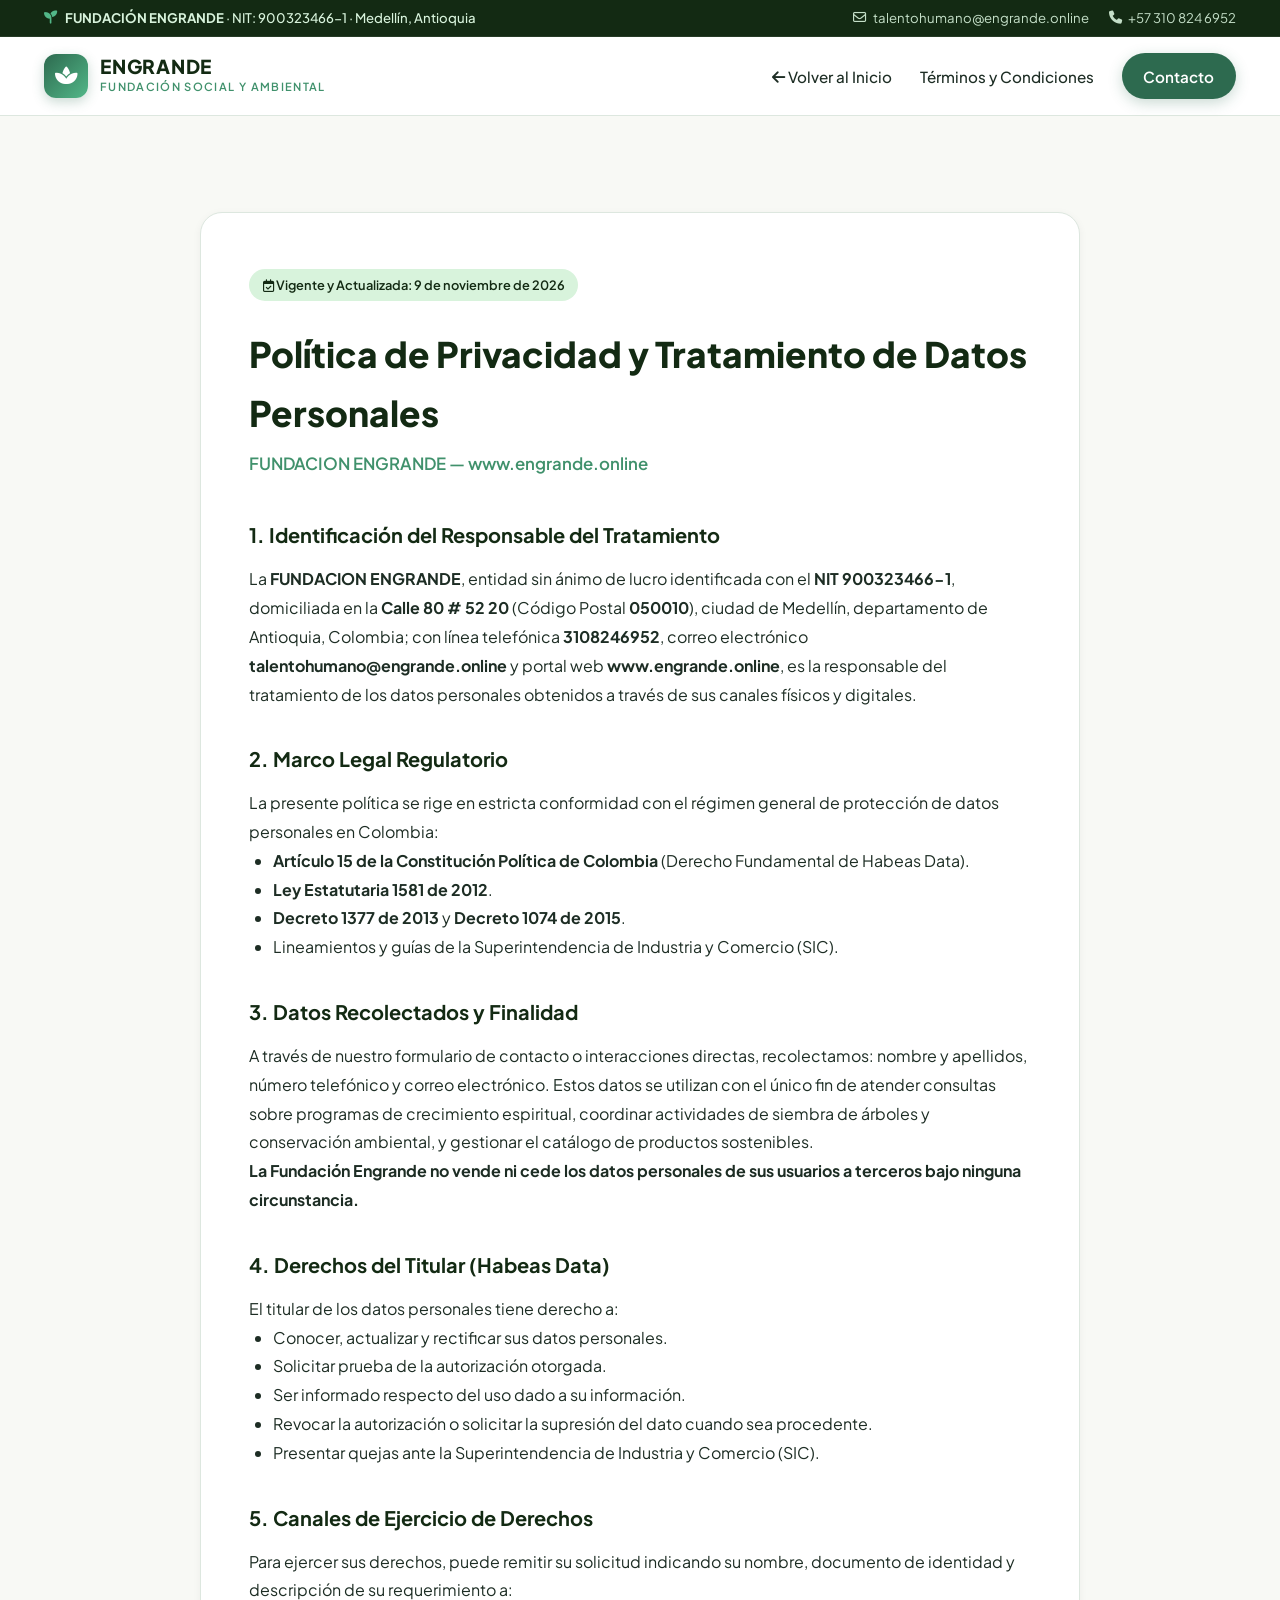
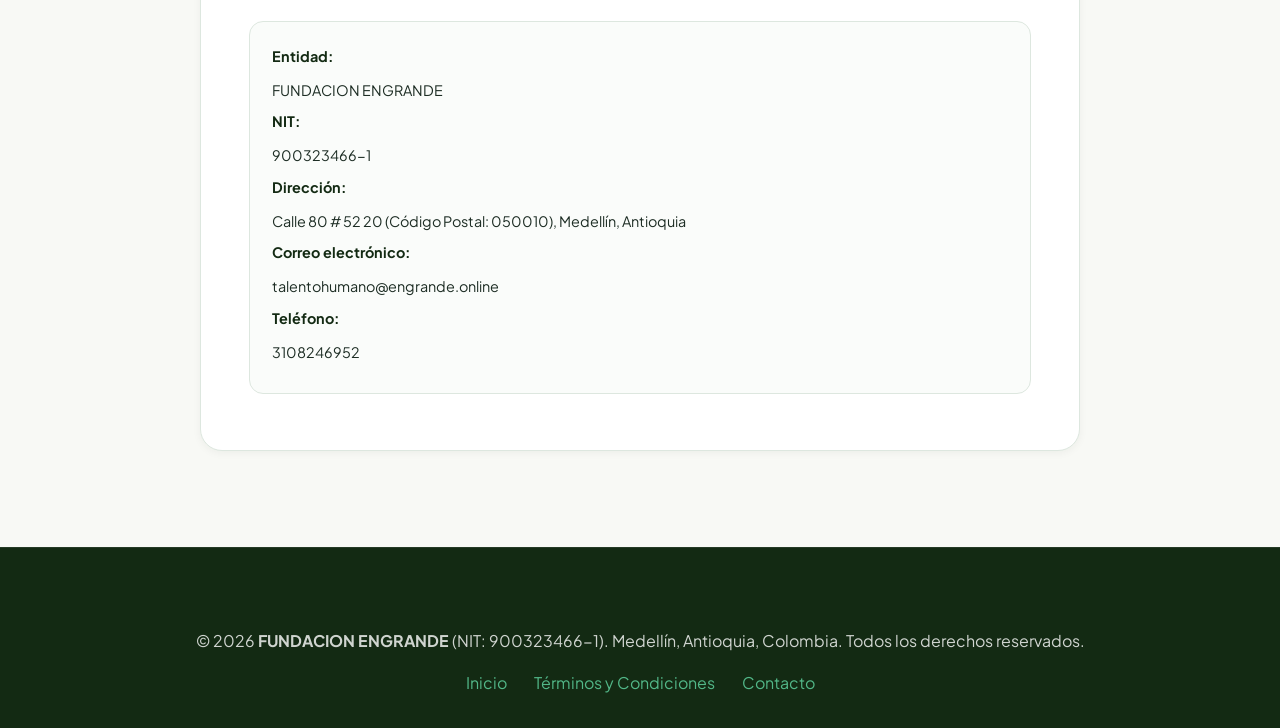
<file: politica-de-privacidad.html>
<!DOCTYPE html>
<html lang="es">
<head>
    <meta charset="UTF-8">
    <meta name="viewport" content="width=device-width, initial-scale=1.0">
    <meta name="description" content="Política de Tratamiento y Protección de Datos Personales de FUNDACION ENGRANDE (NIT: 900323466-1). Medellín, Colombia.">
    <meta name="robots" content="index, follow">
    <title>Política de Privacidad y Tratamiento de Datos | Fundación Engrande</title>
    
    <!-- Google Fonts -->
    <link rel="preconnect" href="https://fonts.googleapis.com">
    <link rel="preconnect" href="https://fonts.gstatic.com" crossorigin>
    <link href="https://fonts.googleapis.com/css2?family=Lora:ital,wght@0,400;0,500;0,600;1,400&family=Plus+Jakarta+Sans:wght@300;400;500;600;700;800&display=swap" rel="stylesheet">
    <link rel="stylesheet" href="https://cdnjs.cloudflare.com/ajax/libs/font-awesome/6.4.0/css/all.min.css">
    <link rel="stylesheet" href="styles.css">
</head>
<body>

    <!-- TOP BAR -->
    <div class="top-bar">
        <div class="container top-bar-content">
            <div class="top-bar-badge">
                <i class="fa-solid fa-seedling"></i>
                <span><strong>FUNDACIÓN ENGRANDE</strong> · NIT: 900323466-1 · Medellín, Antioquia</span>
            </div>
            <div class="top-bar-links">
                <a href="mailto:talentohumano@engrande.online"><i class="fa-regular fa-envelope"></i> talentohumano@engrande.online</a>
                <a href="tel:3108246952"><i class="fa-solid fa-phone"></i> +57 310 824 6952</a>
            </div>
        </div>
    </div>

    <!-- NAVBAR -->
    <header class="navbar">
        <div class="container nav-container">
            <a href="index.html" class="brand-logo">
                <div class="logo-symbol"><i class="fa-solid fa-spa"></i></div>
                <div class="logo-info">
                    <span class="logo-title">ENGRANDE</span>
                    <span class="logo-subtitle">FUNDACIÓN SOCIAL Y AMBIENTAL</span>
                </div>
            </a>
            <nav class="nav-links active" style="position: static; display: flex; box-shadow: none; padding: 0; background: transparent; transform: none; opacity: 1; visibility: visible;">
                <a href="index.html" class="nav-link"><i class="fa-solid fa-arrow-left"></i> Volver al Inicio</a>
                <a href="terminos-y-condiciones.html" class="nav-link">Términos y Condiciones</a>
                <a href="index.html#contacto" class="nav-link nav-btn">Contacto</a>
            </nav>
        </div>
    </header>

    <!-- CONTENIDO LEGAL -->
    <main class="section">
        <div class="container" style="max-width: 880px; background: white; padding: 3.5rem 3rem; border-radius: var(--radius-lg); box-shadow: var(--shadow-sm); border: 1px solid var(--color-border);">
            <div class="modal-update" style="margin-bottom: 1.5rem;">
                <i class="fa-regular fa-calendar-check"></i> Vigente y Actualizada: 9 de noviembre de 2026
            </div>
            
            <h1 style="font-size: 2.2rem; font-weight: 800; color: var(--color-primary-dark); margin-bottom: 0.5rem;">
                Política de Privacidad y Tratamiento de Datos Personales
            </h1>
            <p style="color: var(--color-primary-light); font-weight: 600; margin-bottom: 2.5rem; font-size: 1.05rem;">
                FUNDACION ENGRANDE — www.engrande.online
            </p>

            <div style="color: var(--color-text-main); font-size: 1rem; line-height: 1.8;">
                <h3 style="font-size: 1.25rem; color: var(--color-primary-dark); margin: 2rem 0 0.75rem; font-weight: 700;">1. Identificación del Responsable del Tratamiento</h3>
                <p>
                    La <strong>FUNDACION ENGRANDE</strong>, entidad sin ánimo de lucro identificada con el <strong>NIT 900323466-1</strong>, domiciliada en la <strong>Calle 80 # 52 20</strong> (Código Postal <strong>050010</strong>), ciudad de Medellín, departamento de Antioquia, Colombia; con línea telefónica <strong>3108246952</strong>, correo electrónico <strong>talentohumano@engrande.online</strong> y portal web <strong>www.engrande.online</strong>, es la responsable del tratamiento de los datos personales obtenidos a través de sus canales físicos y digitales.
                </p>

                <h3 style="font-size: 1.25rem; color: var(--color-primary-dark); margin: 2rem 0 0.75rem; font-weight: 700;">2. Marco Legal Regulatorio</h3>
                <p>
                    La presente política se rige en estricta conformidad con el régimen general de protección de datos personales en Colombia:
                </p>
                <ul style="padding-left: 1.5rem; margin-bottom: 1.5rem;">
                    <li><strong>Artículo 15 de la Constitución Política de Colombia</strong> (Derecho Fundamental de Habeas Data).</li>
                    <li><strong>Ley Estatutaria 1581 de 2012</strong>.</li>
                    <li><strong>Decreto 1377 de 2013</strong> y <strong>Decreto 1074 de 2015</strong>.</li>
                    <li>Lineamientos y guías de la Superintendencia de Industria y Comercio (SIC).</li>
                </ul>

                <h3 style="font-size: 1.25rem; color: var(--color-primary-dark); margin: 2rem 0 0.75rem; font-weight: 700;">3. Datos Recolectados y Finalidad</h3>
                <p>
                    A través de nuestro formulario de contacto o interacciones directas, recolectamos: nombre y apellidos, número telefónico y correo electrónico. Estos datos se utilizan con el único fin de atender consultas sobre programas de crecimiento espiritual, coordinar actividades de siembra de árboles y conservación ambiental, y gestionar el catálogo de productos sostenibles.
                </p>
                <p>
                    <strong>La Fundación Engrande no vende ni cede los datos personales de sus usuarios a terceros bajo ninguna circunstancia.</strong>
                </p>

                <h3 style="font-size: 1.25rem; color: var(--color-primary-dark); margin: 2rem 0 0.75rem; font-weight: 700;" id="habeas-data">4. Derechos del Titular (Habeas Data)</h3>
                <p>El titular de los datos personales tiene derecho a:</p>
                <ul style="padding-left: 1.5rem; margin-bottom: 1.5rem;">
                    <li>Conocer, actualizar y rectificar sus datos personales.</li>
                    <li>Solicitar prueba de la autorización otorgada.</li>
                    <li>Ser informado respecto del uso dado a su información.</li>
                    <li>Revocar la autorización o solicitar la supresión del dato cuando sea procedente.</li>
                    <li>Presentar quejas ante la Superintendencia de Industria y Comercio (SIC).</li>
                </ul>

                <h3 style="font-size: 1.25rem; color: var(--color-primary-dark); margin: 2rem 0 0.75rem; font-weight: 700;">5. Canales de Ejercicio de Derechos</h3>
                <p>
                    Para ejercer sus derechos, puede remitir su solicitud indicando su nombre, documento de identidad y descripción de su requerimiento a:
                </p>
                <div class="modal-contact-box" style="margin-top: 1rem;">
                    <p><strong>Entidad:</strong> FUNDACION ENGRANDE</p>
                    <p><strong>NIT:</strong> 900323466-1</p>
                    <p><strong>Dirección:</strong> Calle 80 # 52 20 (Código Postal: 050010), Medellín, Antioquia</p>
                    <p><strong>Correo electrónico:</strong> <a href="mailto:talentohumano@engrande.online">talentohumano@engrande.online</a></p>
                    <p><strong>Teléfono:</strong> 3108246952</p>
                </div>
            </div>
        </div>
    </main>

    <!-- FOOTER -->
    <footer class="footer">
        <div class="container text-center" style="text-align: center;">
            <p>&copy; 2026 <strong>FUNDACION ENGRANDE</strong> (NIT: 900323466-1). Medellín, Antioquia, Colombia. Todos los derechos reservados.</p>
            <div style="margin-top: 1rem;">
                <a href="index.html" style="color: var(--color-accent); margin: 0 0.75rem;">Inicio</a>
                <a href="terminos-y-condiciones.html" style="color: var(--color-accent); margin: 0 0.75rem;">Términos y Condiciones</a>
                <a href="index.html#contacto" style="color: var(--color-accent); margin: 0 0.75rem;">Contacto</a>
            </div>
        </div>
    </footer>

</body>
</html>
</file>
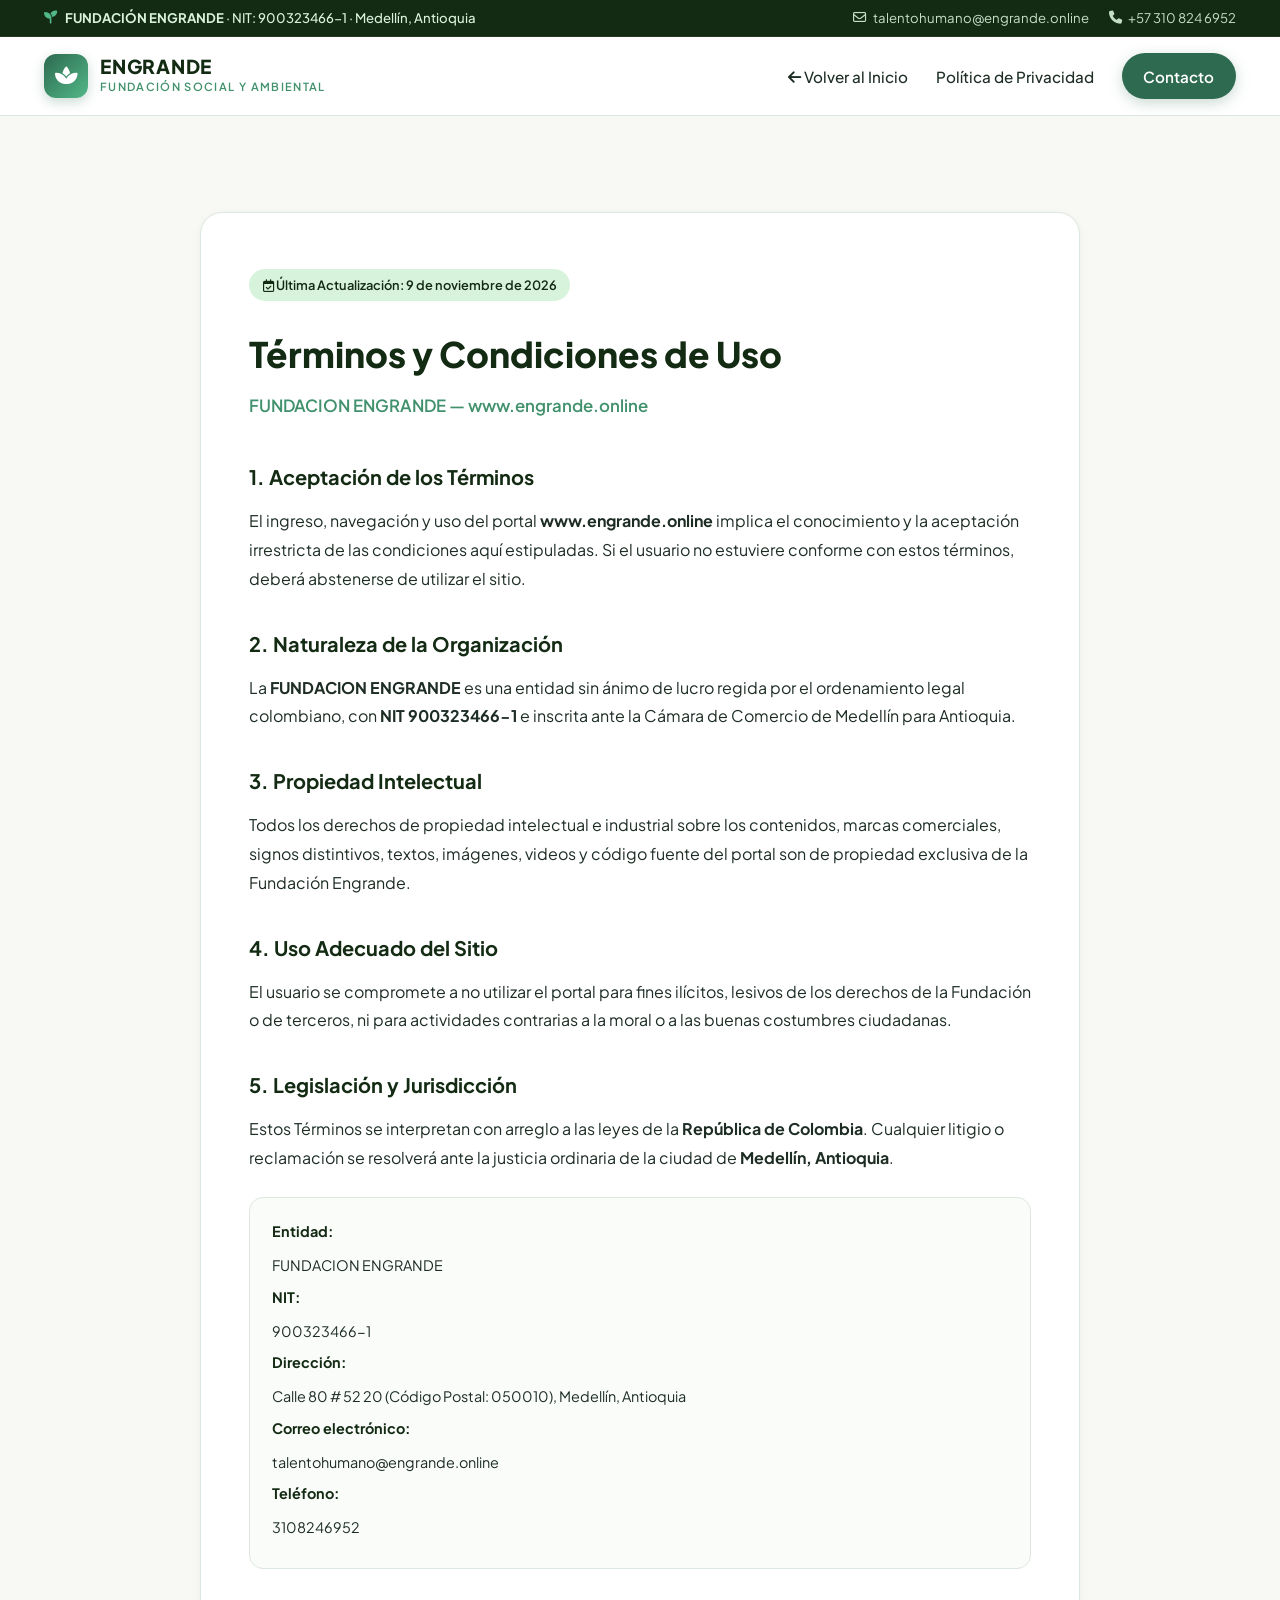
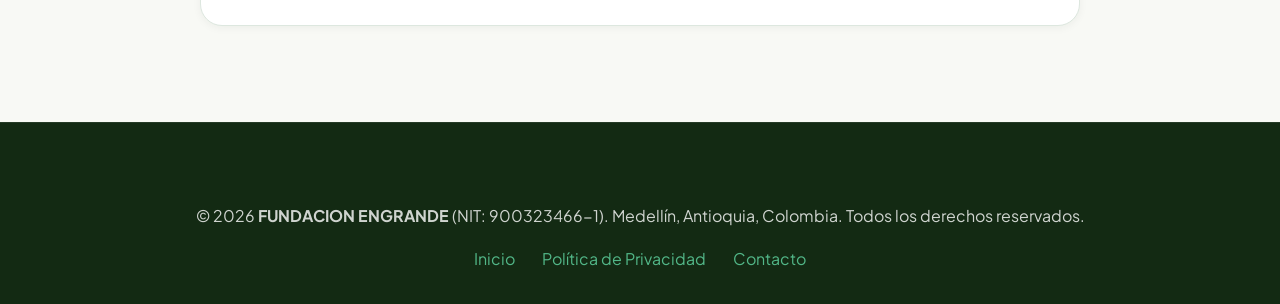
<file: terminos-y-condiciones.html>
<!DOCTYPE html>
<html lang="es">
<head>
    <meta charset="UTF-8">
    <meta name="viewport" content="width=device-width, initial-scale=1.0">
    <meta name="description" content="Términos y Condiciones de Uso del portal oficial de FUNDACION ENGRANDE (NIT: 900323466-1). Medellín, Colombia.">
    <meta name="robots" content="index, follow">
    <title>Términos y Condiciones de Uso | Fundación Engrande</title>
    
    <!-- Google Fonts -->
    <link rel="preconnect" href="https://fonts.googleapis.com">
    <link rel="preconnect" href="https://fonts.gstatic.com" crossorigin>
    <link href="https://fonts.googleapis.com/css2?family=Lora:ital,wght@0,400;0,500;0,600;1,400&family=Plus+Jakarta+Sans:wght@300;400;500;600;700;800&display=swap" rel="stylesheet">
    <link rel="stylesheet" href="https://cdnjs.cloudflare.com/ajax/libs/font-awesome/6.4.0/css/all.min.css">
    <link rel="stylesheet" href="styles.css">
</head>
<body>

    <!-- TOP BAR -->
    <div class="top-bar">
        <div class="container top-bar-content">
            <div class="top-bar-badge">
                <i class="fa-solid fa-seedling"></i>
                <span><strong>FUNDACIÓN ENGRANDE</strong> · NIT: 900323466-1 · Medellín, Antioquia</span>
            </div>
            <div class="top-bar-links">
                <a href="mailto:talentohumano@engrande.online"><i class="fa-regular fa-envelope"></i> talentohumano@engrande.online</a>
                <a href="tel:3108246952"><i class="fa-solid fa-phone"></i> +57 310 824 6952</a>
            </div>
        </div>
    </div>

    <!-- NAVBAR -->
    <header class="navbar">
        <div class="container nav-container">
            <a href="index.html" class="brand-logo">
                <div class="logo-symbol"><i class="fa-solid fa-spa"></i></div>
                <div class="logo-info">
                    <span class="logo-title">ENGRANDE</span>
                    <span class="logo-subtitle">FUNDACIÓN SOCIAL Y AMBIENTAL</span>
                </div>
            </a>
            <nav class="nav-links active" style="position: static; display: flex; box-shadow: none; padding: 0; background: transparent; transform: none; opacity: 1; visibility: visible;">
                <a href="index.html" class="nav-link"><i class="fa-solid fa-arrow-left"></i> Volver al Inicio</a>
                <a href="politica-de-privacidad.html" class="nav-link">Política de Privacidad</a>
                <a href="index.html#contacto" class="nav-link nav-btn">Contacto</a>
            </nav>
        </div>
    </header>

    <!-- CONTENIDO LEGAL -->
    <main class="section">
        <div class="container" style="max-width: 880px; background: white; padding: 3.5rem 3rem; border-radius: var(--radius-lg); box-shadow: var(--shadow-sm); border: 1px solid var(--color-border);">
            <div class="modal-update" style="margin-bottom: 1.5rem;">
                <i class="fa-regular fa-calendar-check"></i> Última Actualización: 9 de noviembre de 2026
            </div>
            
            <h1 style="font-size: 2.2rem; font-weight: 800; color: var(--color-primary-dark); margin-bottom: 0.5rem;">
                Términos y Condiciones de Uso
            </h1>
            <p style="color: var(--color-primary-light); font-weight: 600; margin-bottom: 2.5rem; font-size: 1.05rem;">
                FUNDACION ENGRANDE — www.engrande.online
            </p>

            <div style="color: var(--color-text-main); font-size: 1rem; line-height: 1.8;">
                <h3 style="font-size: 1.25rem; color: var(--color-primary-dark); margin: 2rem 0 0.75rem; font-weight: 700;">1. Aceptación de los Términos</h3>
                <p>
                    El ingreso, navegación y uso del portal <strong>www.engrande.online</strong> implica el conocimiento y la aceptación irrestricta de las condiciones aquí estipuladas. Si el usuario no estuviere conforme con estos términos, deberá abstenerse de utilizar el sitio.
                </p>

                <h3 style="font-size: 1.25rem; color: var(--color-primary-dark); margin: 2rem 0 0.75rem; font-weight: 700;">2. Naturaleza de la Organización</h3>
                <p>
                    La <strong>FUNDACION ENGRANDE</strong> es una entidad sin ánimo de lucro regida por el ordenamiento legal colombiano, con <strong>NIT 900323466-1</strong> e inscrita ante la Cámara de Comercio de Medellín para Antioquia.
                </p>

                <h3 style="font-size: 1.25rem; color: var(--color-primary-dark); margin: 2rem 0 0.75rem; font-weight: 700;">3. Propiedad Intelectual</h3>
                <p>
                    Todos los derechos de propiedad intelectual e industrial sobre los contenidos, marcas comerciales, signos distintivos, textos, imágenes, videos y código fuente del portal son de propiedad exclusiva de la Fundación Engrande.
                </p>

                <h3 style="font-size: 1.25rem; color: var(--color-primary-dark); margin: 2rem 0 0.75rem; font-weight: 700;">4. Uso Adecuado del Sitio</h3>
                <p>El usuario se compromete a no utilizar el portal para fines ilícitos, lesivos de los derechos de la Fundación o de terceros, ni para actividades contrarias a la moral o a las buenas costumbres ciudadanas.</p>

                <h3 style="font-size: 1.25rem; color: var(--color-primary-dark); margin: 2rem 0 0.75rem; font-weight: 700;">5. Legislación y Jurisdicción</h3>
                <p>
                    Estos Términos se interpretan con arreglo a las leyes de la <strong>República de Colombia</strong>. Cualquier litigio o reclamación se resolverá ante la justicia ordinaria de la ciudad de <strong>Medellín, Antioquia</strong>.
                </p>

                <div class="modal-contact-box" style="margin-top: 1.5rem;">
                    <p><strong>Entidad:</strong> FUNDACION ENGRANDE</p>
                    <p><strong>NIT:</strong> 900323466-1</p>
                    <p><strong>Dirección:</strong> Calle 80 # 52 20 (Código Postal: 050010), Medellín, Antioquia</p>
                    <p><strong>Correo electrónico:</strong> <a href="mailto:talentohumano@engrande.online">talentohumano@engrande.online</a></p>
                    <p><strong>Teléfono:</strong> 3108246952</p>
                </div>
            </div>
        </div>
    </main>

    <!-- FOOTER -->
    <footer class="footer">
        <div class="container text-center" style="text-align: center;">
            <p>&copy; 2026 <strong>FUNDACION ENGRANDE</strong> (NIT: 900323466-1). Medellín, Antioquia, Colombia. Todos los derechos reservados.</p>
            <div style="margin-top: 1rem;">
                <a href="index.html" style="color: var(--color-accent); margin: 0 0.75rem;">Inicio</a>
                <a href="politica-de-privacidad.html" style="color: var(--color-accent); margin: 0 0.75rem;">Política de Privacidad</a>
                <a href="index.html#contacto" style="color: var(--color-accent); margin: 0 0.75rem;">Contacto</a>
            </div>
        </div>
    </footer>

</body>
</html>
</file>
<file: styles.css>
/* ==========================================================================
   FUNDACIÓN ENGRANDE - ESTILOS PRINCIPALES
   Paleta: Verdes naturales (bosque, salvia, esmeralda, menta), tierra y blanco
   ========================================================================== */

:root {
    /* Paleta Cromática Verde & Orgánica */
    --color-primary-dark: #132A13;     /* Verde bosque profundo */
    --color-primary: #1F4E38;          /* Verde pino / bosque andino */
    --color-primary-medium: #2D6A4F;   /* Verde esmeralda natural */
    --color-primary-light: #40916C;    /* Salvia profundo */
    --color-accent: #52B788;           /* Menta orgánica viva */
    --color-accent-soft: #74C69D;      /* Verde tierno */
    --color-accent-pale: #D8F3DC;      /* Menta vaporosa de fondo */
    
    /* Acentos Terrosos y Cálidos */
    --color-earth-warm: #C9A227;       /* Mostaza dorado sutil */
    --color-sand: #EFE9D9;             /* Arena lino */
    --color-cream: #F8F9F5;            /* Fondo crema claro */
    --color-surface: #FFFFFF;          /* Blanco puro tarjetas */
    
    /* Neutros y Textos */
    --color-text-main: #1D2D24;        /* Carbón verdoso de alta legibilidad */
    --color-text-muted: #4A6356;       /* Verde grisáceo para textos secundarios */
    --color-text-light: #F4F8F5;       /* Blanco roto para fondos oscuros */
    --color-border: #DDE7DF;          /* Borde sutil */
    --color-border-focus: #52B788;
    
    /* Sombras & Elevaciones */
    --shadow-sm: 0 2px 8px rgba(19, 42, 19, 0.05);
    --shadow-md: 0 8px 24px rgba(19, 42, 19, 0.08);
    --shadow-lg: 0 16px 40px rgba(19, 42, 19, 0.12);
    --shadow-hover: 0 20px 48px rgba(19, 42, 19, 0.16);

    /* Tipografías */
    --font-heading: 'Plus Jakarta Sans', -apple-system, BlinkMacSystemFont, 'Segoe UI', Roboto, sans-serif;
    --font-serif: 'Lora', Georgia, serif;
    --font-body: 'Plus Jakarta Sans', -apple-system, BlinkMacSystemFont, 'Segoe UI', Roboto, sans-serif;
    
    /* Transiciones */
    --transition-fast: 0.2s cubic-bezier(0.4, 0, 0.2, 1);
    --transition-base: 0.35s cubic-bezier(0.4, 0, 0.2, 1);
    --transition-smooth: 0.5s cubic-bezier(0.16, 1, 0.3, 1);
    
    /* Radio de Bordes */
    --radius-sm: 8px;
    --radius-md: 14px;
    --radius-lg: 22px;
    --radius-pill: 9999px;
}

/* Reset y Bases */
*, *::before, *::after {
    margin: 0;
    padding: 0;
    box-sizing: border-box;
}

html {
    scroll-behavior: smooth;
    font-size: 16px;
    -webkit-text-size-adjust: 100%;
}

body {
    font-family: var(--font-body);
    color: var(--color-text-main);
    background-color: var(--color-cream);
    line-height: 1.65;
    overflow-x: hidden;
    position: relative;
}

img {
    max-width: 100%;
    height: auto;
    display: block;
}

a {
    color: inherit;
    text-decoration: none;
    transition: color var(--transition-fast);
}

button, input, textarea, select {
    font-family: inherit;
    font-size: inherit;
}

.container {
    width: 100%;
    max-width: 1240px;
    margin: 0 auto;
    padding: 0 1.5rem;
}

/* Top Bar Legal & Contacto */
.top-bar {
    background-color: var(--color-primary-dark);
    color: var(--color-accent-pale);
    font-size: 0.825rem;
    padding: 0.45rem 0;
    border-bottom: 1px solid rgba(255, 255, 255, 0.08);
}

.top-bar-content {
    display: flex;
    justify-content: space-between;
    align-items: center;
    flex-wrap: wrap;
    gap: 0.75rem;
}

.top-bar-badge {
    display: flex;
    align-items: center;
    gap: 0.5rem;
    font-weight: 500;
}

.top-bar-badge i {
    color: var(--color-accent);
}

.top-bar-links {
    display: flex;
    align-items: center;
    gap: 1.25rem;
}

.top-bar-links a {
    display: inline-flex;
    align-items: center;
    gap: 0.4rem;
    opacity: 0.9;
}

.top-bar-links a:hover {
    opacity: 1;
    color: var(--color-accent);
}

/* Navbar */
.navbar {
    position: sticky;
    top: 0;
    z-index: 1000;
    background-color: rgba(255, 255, 255, 0.96);
    backdrop-filter: blur(12px);
    border-bottom: 1px solid var(--color-border);
    transition: all var(--transition-base);
}

.navbar.scrolled {
    box-shadow: var(--shadow-md);
    background-color: rgba(255, 255, 255, 0.98);
}

.nav-container {
    display: flex;
    align-items: center;
    justify-content: space-between;
    height: 78px;
}

.brand-logo {
    display: flex;
    align-items: center;
    gap: 0.75rem;
    font-weight: 700;
    font-size: 1.35rem;
    letter-spacing: -0.01em;
    color: var(--color-primary-dark);
}

.logo-symbol {
    width: 44px;
    height: 44px;
    border-radius: 12px;
    background: linear-gradient(135deg, var(--color-primary-medium), var(--color-accent));
    display: flex;
    align-items: center;
    justify-content: center;
    color: white;
    font-size: 1.25rem;
    box-shadow: 0 4px 12px rgba(45, 106, 79, 0.25);
}

.logo-info {
    display: flex;
    flex-direction: column;
}

.logo-title {
    font-weight: 800;
    line-height: 1.1;
    letter-spacing: 0.04em;
    font-size: 1.2rem;
    color: var(--color-primary-dark);
}

.logo-subtitle {
    font-size: 0.7rem;
    font-weight: 600;
    letter-spacing: 0.12em;
    text-transform: uppercase;
    color: var(--color-primary-light);
}

.nav-links {
    display: flex;
    align-items: center;
    gap: 1.75rem;
}

.nav-link {
    font-size: 0.95rem;
    font-weight: 500;
    color: var(--color-text-main);
    position: relative;
    padding: 0.35rem 0;
}

.nav-link::after {
    content: '';
    position: absolute;
    bottom: 0;
    left: 0;
    width: 0;
    height: 2px;
    background-color: var(--color-primary-medium);
    transition: width var(--transition-fast);
    border-radius: 2px;
}

.nav-link:hover {
    color: var(--color-primary-medium);
}

.nav-link:hover::after,
.nav-link.active::after {
    width: 100%;
}

.nav-link.active {
    color: var(--color-primary-medium);
    font-weight: 600;
}

.nav-btn {
    background-color: var(--color-primary-medium);
    color: white !important;
    padding: 0.65rem 1.35rem;
    border-radius: var(--radius-pill);
    font-weight: 600;
    box-shadow: 0 4px 14px rgba(45, 106, 79, 0.25);
    transition: all var(--transition-fast);
}

.nav-btn::after {
    display: none;
}

.nav-btn:hover {
    background-color: var(--color-primary-dark);
    transform: translateY(-2px);
    box-shadow: 0 6px 18px rgba(19, 42, 19, 0.3);
}

.hamburger {
    display: none;
    flex-direction: column;
    justify-content: space-between;
    width: 28px;
    height: 20px;
    background: transparent;
    border: none;
    cursor: pointer;
    padding: 0;
}

.hamburger span {
    display: block;
    width: 100%;
    height: 3px;
    background-color: var(--color-primary-dark);
    border-radius: 3px;
    transition: all var(--transition-base);
}

.hamburger.active span:nth-child(1) {
    transform: translateY(8.5px) rotate(45deg);
}

.hamburger.active span:nth-child(2) {
    opacity: 0;
}

.hamburger.active span:nth-child(3) {
    transform: translateY(-8.5px) rotate(-45deg);
}

/* Hero Section */
.hero {
    position: relative;
    min-height: 88vh;
    display: flex;
    align-items: center;
    color: white;
    padding: 6rem 0 7rem;
    overflow: hidden;
}

.hero-bg-container {
    position: absolute;
    inset: 0;
    z-index: 1;
}

.hero-bg-img {
    width: 100%;
    height: 100%;
    object-fit: cover;
    object-position: center 35%;
    transform: scale(1.02);
    filter: brightness(0.92);
}

.hero-overlay {
    position: absolute;
    inset: 0;
    background: linear-gradient(
        135deg,
        rgba(19, 42, 19, 0.88) 0%,
        rgba(31, 78, 56, 0.78) 55%,
        rgba(45, 106, 79, 0.6) 100%
    );
    z-index: 2;
}

.hero-content {
    position: relative;
    z-index: 3;
    max-width: 820px;
}

.hero-tag {
    display: inline-flex;
    align-items: center;
    gap: 0.5rem;
    background-color: rgba(216, 243, 220, 0.18);
    backdrop-filter: blur(8px);
    border: 1px solid rgba(216, 243, 220, 0.35);
    color: var(--color-accent-pale);
    padding: 0.4rem 1.1rem;
    border-radius: var(--radius-pill);
    font-size: 0.875rem;
    font-weight: 600;
    margin-bottom: 1.5rem;
    letter-spacing: 0.02em;
}

.hero-title {
    font-family: var(--font-heading);
    font-size: clamp(2.35rem, 5vw, 3.85rem);
    font-weight: 800;
    line-height: 1.15;
    margin-bottom: 1.5rem;
    letter-spacing: -0.02em;
}

.hero-accent-text {
    color: var(--color-accent-soft);
    font-style: italic;
    font-family: var(--font-serif);
    font-weight: 400;
}

.hero-description {
    font-size: clamp(1.05rem, 2vw, 1.25rem);
    line-height: 1.7;
    margin-bottom: 2.5rem;
    color: rgba(244, 248, 245, 0.92);
    max-width: 720px;
}

.hero-cta-group {
    display: flex;
    flex-wrap: wrap;
    gap: 1rem;
    margin-bottom: 3.5rem;
}

.btn {
    display: inline-flex;
    align-items: center;
    justify-content: center;
    gap: 0.6rem;
    padding: 0.95rem 2rem;
    border-radius: var(--radius-pill);
    font-weight: 600;
    font-size: 1rem;
    cursor: pointer;
    transition: all var(--transition-fast);
    border: 2px solid transparent;
}

.btn-primary {
    background-color: var(--color-accent);
    color: var(--color-primary-dark);
    box-shadow: 0 8px 24px rgba(82, 183, 136, 0.35);
}

.btn-primary:hover {
    background-color: #63cf9f;
    transform: translateY(-3px);
    box-shadow: 0 12px 30px rgba(82, 183, 136, 0.45);
}

.btn-secondary {
    background-color: transparent;
    color: white;
    border-color: rgba(255, 255, 255, 0.5);
    backdrop-filter: blur(6px);
}

.btn-secondary:hover {
    background-color: rgba(255, 255, 255, 0.15);
    border-color: white;
    transform: translateY(-3px);
}

.hero-stats-strip {
    display: grid;
    grid-template-columns: repeat(auto-fit, minmax(170px, 1fr));
    gap: 1.5rem;
    padding-top: 2rem;
    border-top: 1px solid rgba(255, 255, 255, 0.18);
}

.hero-stat-item h3 {
    font-size: 1.85rem;
    font-weight: 800;
    color: var(--color-accent-soft);
    margin-bottom: 0.15rem;
}

.hero-stat-item p {
    font-size: 0.85rem;
    color: rgba(244, 248, 245, 0.85);
    line-height: 1.4;
}

/* Secciones Generales */
.section {
    padding: 6rem 0;
    position: relative;
}

.section-alt {
    background-color: #FFFFFF;
}

.section-nature {
    background: linear-gradient(180deg, var(--color-cream) 0%, var(--color-accent-pale) 100%);
}

.section-header {
    margin-bottom: 3.5rem;
}

.section-header.text-center {
    text-align: center;
    max-width: 760px;
    margin-left: auto;
    margin-right: auto;
}

.eyebrow {
    display: inline-block;
    color: var(--color-primary-light);
    font-size: 0.85rem;
    font-weight: 700;
    text-transform: uppercase;
    letter-spacing: 0.12em;
    margin-bottom: 0.75rem;
}

.section-title {
    font-family: var(--font-heading);
    font-size: clamp(2rem, 3.5vw, 2.75rem);
    font-weight: 800;
    color: var(--color-primary-dark);
    line-height: 1.2;
    margin-bottom: 1rem;
    letter-spacing: -0.02em;
}

.section-subtitle {
    font-size: 1.1rem;
    color: var(--color-text-muted);
    line-height: 1.7;
}

/* Pilares / Tres Dimensiones */
.pillars-grid {
    display: grid;
    grid-template-columns: repeat(3, 1fr);
    gap: 2rem;
}

.pillar-card {
    background-color: var(--color-surface);
    border-radius: var(--radius-lg);
    padding: 2.75rem 2.25rem;
    box-shadow: var(--shadow-sm);
    border: 1px solid var(--color-border);
    transition: all var(--transition-base);
    display: flex;
    flex-direction: column;
    position: relative;
    overflow: hidden;
}

.pillar-card::before {
    content: '';
    position: absolute;
    top: 0;
    left: 0;
    right: 0;
    height: 4px;
    background: linear-gradient(90deg, var(--color-primary-medium), var(--color-accent));
    opacity: 0;
    transition: opacity var(--transition-fast);
}

.pillar-card:hover {
    transform: translateY(-8px);
    box-shadow: var(--shadow-hover);
    border-color: var(--color-accent-soft);
}

.pillar-card:hover::before {
    opacity: 1;
}

.pillar-icon-box {
    width: 64px;
    height: 64px;
    border-radius: 16px;
    background-color: var(--color-accent-pale);
    color: var(--color-primary-medium);
    display: flex;
    align-items: center;
    justify-content: center;
    font-size: 1.75rem;
    margin-bottom: 1.75rem;
    transition: all var(--transition-fast);
}

.pillar-card:hover .pillar-icon-box {
    background-color: var(--color-primary-medium);
    color: white;
    transform: scale(1.05);
}

.pillar-card h3 {
    font-size: 1.35rem;
    font-weight: 700;
    color: var(--color-primary-dark);
    margin-bottom: 1rem;
}

.pillar-card p {
    color: var(--color-text-muted);
    font-size: 0.975rem;
    line-height: 1.7;
    margin-bottom: 1.5rem;
    flex-grow: 1;
}

.pillar-list {
    list-style: none;
    padding-top: 1rem;
    border-top: 1px dashed var(--color-border);
    display: flex;
    flex-direction: column;
    gap: 0.65rem;
}

.pillar-list li {
    font-size: 0.885rem;
    color: var(--color-text-main);
    display: flex;
    align-items: center;
    gap: 0.6rem;
}

.pillar-list li i {
    color: var(--color-accent);
    font-size: 0.85rem;
}

/* Sección Destacada con Imagen y Contenido */
.split-feature {
    display: grid;
    grid-template-columns: 1fr 1fr;
    gap: 4.5rem;
    align-items: center;
}

.split-feature.reverse {
    direction: rtl;
}

.split-feature.reverse > * {
    direction: ltr;
}

.feature-media {
    position: relative;
    border-radius: var(--radius-lg);
    overflow: hidden;
    box-shadow: var(--shadow-lg);
}

.feature-img {
    width: 100%;
    height: 480px;
    object-fit: cover;
    transition: transform var(--transition-smooth);
}

.feature-media:hover .feature-img {
    transform: scale(1.04);
}

.feature-floating-badge {
    position: absolute;
    bottom: 1.5rem;
    left: 1.5rem;
    background: rgba(255, 255, 255, 0.95);
    backdrop-filter: blur(10px);
    padding: 1rem 1.4rem;
    border-radius: var(--radius-md);
    box-shadow: var(--shadow-md);
    display: flex;
    align-items: center;
    gap: 1rem;
    border-left: 4px solid var(--color-accent);
}

.feature-floating-badge i {
    font-size: 1.6rem;
    color: var(--color-primary-medium);
}

.feature-floating-badge strong {
    display: block;
    font-size: 0.95rem;
    color: var(--color-primary-dark);
}

.feature-floating-badge span {
    font-size: 0.8rem;
    color: var(--color-text-muted);
}

.feature-content h2 {
    font-family: var(--font-heading);
    font-size: clamp(1.85rem, 3vw, 2.45rem);
    font-weight: 800;
    color: var(--color-primary-dark);
    line-height: 1.25;
    margin-bottom: 1.25rem;
}

.feature-lead {
    font-size: 1.1rem;
    color: var(--color-primary-light);
    font-weight: 500;
    margin-bottom: 1.25rem;
    line-height: 1.7;
}

.feature-text {
    color: var(--color-text-muted);
    margin-bottom: 2rem;
    line-height: 1.75;
}

.feature-points {
    display: grid;
    grid-template-columns: 1fr 1fr;
    gap: 1.25rem;
    margin-bottom: 2.25rem;
}

.point-item {
    display: flex;
    align-items: flex-start;
    gap: 0.75rem;
}

.point-icon {
    width: 34px;
    height: 34px;
    border-radius: 50%;
    background-color: var(--color-accent-pale);
    color: var(--color-primary-medium);
    display: flex;
    align-items: center;
    justify-content: center;
    font-size: 0.9rem;
    flex-shrink: 0;
    margin-top: 0.15rem;
}

.point-item div strong {
    display: block;
    font-size: 0.95rem;
    color: var(--color-primary-dark);
    margin-bottom: 0.2rem;
}

.point-item div p {
    font-size: 0.85rem;
    color: var(--color-text-muted);
    line-height: 1.45;
}

/* Catálogo de Productos Ecológicos */
.products-grid {
    display: grid;
    grid-template-columns: repeat(auto-fill, minmax(280px, 1fr));
    gap: 2rem;
}

.product-card {
    background-color: var(--color-surface);
    border-radius: var(--radius-lg);
    border: 1px solid var(--color-border);
    overflow: hidden;
    box-shadow: var(--shadow-sm);
    transition: all var(--transition-base);
    display: flex;
    flex-direction: column;
}

.product-card:hover {
    transform: translateY(-6px);
    box-shadow: var(--shadow-hover);
    border-color: var(--color-accent);
}

.product-header-badge {
    position: relative;
    height: 190px;
    background: linear-gradient(135deg, #e8f5e9, #c8e6c9);
    display: flex;
    align-items: center;
    justify-content: center;
    overflow: hidden;
}

.product-header-badge.bg-oil {
    background: linear-gradient(135deg, #d8f3dc, #b7e4c7);
}

.product-header-badge.bg-candle {
    background: linear-gradient(135deg, #fefae0, #e9edc9);
}

.product-header-badge.bg-soap {
    background: linear-gradient(135deg, #e8f5e9, #d8f3dc);
}

.product-header-badge.bg-tea {
    background: linear-gradient(135deg, #e9edc9, #ccd5ae);
}

.product-icon-display {
    font-size: 4rem;
    color: var(--color-primary-medium);
    transition: transform var(--transition-smooth);
}

.product-card:hover .product-icon-display {
    transform: scale(1.15) rotate(5deg);
}

.product-tag {
    position: absolute;
    top: 1rem;
    left: 1rem;
    background-color: var(--color-primary-dark);
    color: white;
    font-size: 0.72rem;
    font-weight: 700;
    padding: 0.25rem 0.75rem;
    border-radius: var(--radius-pill);
    text-transform: uppercase;
    letter-spacing: 0.05em;
}

.product-body {
    padding: 1.75rem;
    display: flex;
    flex-direction: column;
    flex-grow: 1;
}

.product-category {
    font-size: 0.78rem;
    font-weight: 700;
    color: var(--color-primary-light);
    text-transform: uppercase;
    letter-spacing: 0.08em;
    margin-bottom: 0.4rem;
}

.product-title {
    font-size: 1.2rem;
    font-weight: 700;
    color: var(--color-primary-dark);
    margin-bottom: 0.65rem;
    line-height: 1.35;
}

.product-desc {
    font-size: 0.9rem;
    color: var(--color-text-muted);
    margin-bottom: 1.25rem;
    line-height: 1.6;
    flex-grow: 1;
}

.product-specs {
    list-style: none;
    margin-bottom: 1.5rem;
    display: flex;
    flex-wrap: wrap;
    gap: 0.4rem;
}

.product-specs li {
    font-size: 0.75rem;
    background-color: var(--color-cream);
    color: var(--color-text-main);
    padding: 0.25rem 0.65rem;
    border-radius: var(--radius-pill);
    border: 1px solid var(--color-border);
}

.product-footer {
    display: flex;
    align-items: center;
    justify-content: space-between;
    padding-top: 1.15rem;
    border-top: 1px solid var(--color-border);
}

.product-eco-label {
    display: inline-flex;
    align-items: center;
    gap: 0.35rem;
    font-size: 0.8rem;
    font-weight: 600;
    color: var(--color-primary-medium);
}

.product-btn {
    background-color: var(--color-accent-pale);
    color: var(--color-primary-dark);
    padding: 0.45rem 1rem;
    border-radius: var(--radius-pill);
    font-size: 0.85rem;
    font-weight: 600;
    transition: all var(--transition-fast);
}

.product-btn:hover {
    background-color: var(--color-primary-medium);
    color: white;
}

/* Banner Institucional & Legalidad */
.legal-transparency-card {
    background: linear-gradient(135deg, var(--color-primary-dark) 0%, var(--color-primary) 100%);
    color: white;
    border-radius: var(--radius-lg);
    padding: 3.5rem;
    position: relative;
    overflow: hidden;
    box-shadow: var(--shadow-lg);
}

.legal-transparency-card::after {
    content: '';
    position: absolute;
    right: -10%;
    bottom: -30%;
    width: 400px;
    height: 400px;
    border-radius: 50%;
    background: radial-gradient(circle, rgba(82, 183, 136, 0.18) 0%, transparent 70%);
    pointer-events: none;
}

.legal-header {
    display: flex;
    justify-content: space-between;
    align-items: flex-start;
    flex-wrap: wrap;
    gap: 1.5rem;
    margin-bottom: 2.5rem;
    border-bottom: 1px solid rgba(255, 255, 255, 0.15);
    padding-bottom: 1.5rem;
}

.legal-title h3 {
    font-size: 1.85rem;
    font-weight: 800;
    color: white;
    margin-bottom: 0.4rem;
}

.legal-title p {
    color: var(--color-accent-pale);
    font-size: 0.95rem;
}

.legal-badge-pill {
    background: rgba(255, 255, 255, 0.12);
    border: 1px solid rgba(255, 255, 255, 0.25);
    padding: 0.5rem 1.2rem;
    border-radius: var(--radius-pill);
    font-size: 0.85rem;
    font-weight: 600;
    color: var(--color-accent-soft);
    display: inline-flex;
    align-items: center;
    gap: 0.5rem;
}

.legal-grid {
    display: grid;
    grid-template-columns: repeat(auto-fit, minmax(240px, 1fr));
    gap: 2rem;
}

.legal-item {
    background: rgba(255, 255, 255, 0.06);
    border: 1px solid rgba(255, 255, 255, 0.1);
    padding: 1.4rem;
    border-radius: var(--radius-md);
    transition: background var(--transition-fast);
}

.legal-item:hover {
    background: rgba(255, 255, 255, 0.1);
}

.legal-item-label {
    display: block;
    font-size: 0.75rem;
    text-transform: uppercase;
    letter-spacing: 0.1em;
    color: var(--color-accent-soft);
    margin-bottom: 0.4rem;
    font-weight: 600;
}

.legal-item-value {
    font-size: 1.05rem;
    font-weight: 600;
    color: white;
    word-break: break-word;
}

.legal-item-sub {
    font-size: 0.8rem;
    color: rgba(255, 255, 255, 0.7);
    margin-top: 0.25rem;
}

/* Sección de Contacto */
.contact-section-grid {
    display: grid;
    grid-template-columns: 1fr 1.25fr;
    gap: 3.5rem;
}

.contact-info-panel {
    background-color: var(--color-surface);
    border-radius: var(--radius-lg);
    padding: 3rem 2.5rem;
    border: 1px solid var(--color-border);
    box-shadow: var(--shadow-sm);
}

.contact-info-panel h3 {
    font-size: 1.6rem;
    font-weight: 800;
    color: var(--color-primary-dark);
    margin-bottom: 0.75rem;
}

.contact-info-panel p.lead {
    color: var(--color-text-muted);
    font-size: 0.95rem;
    line-height: 1.6;
    margin-bottom: 2rem;
}

.contact-items-list {
    display: flex;
    flex-direction: column;
    gap: 1.5rem;
    margin-bottom: 2.5rem;
}

.contact-detail-card {
    display: flex;
    align-items: flex-start;
    gap: 1rem;
}

.contact-icon-circle {
    width: 48px;
    height: 48px;
    border-radius: 14px;
    background-color: var(--color-accent-pale);
    color: var(--color-primary-medium);
    display: flex;
    align-items: center;
    justify-content: center;
    font-size: 1.25rem;
    flex-shrink: 0;
}

.contact-detail-card strong {
    display: block;
    font-size: 0.85rem;
    text-transform: uppercase;
    letter-spacing: 0.05em;
    color: var(--color-primary-light);
    margin-bottom: 0.2rem;
}

.contact-detail-card a,
.contact-detail-card span {
    color: var(--color-text-main);
    font-weight: 600;
    font-size: 1.05rem;
}

.contact-detail-card a:hover {
    color: var(--color-primary-medium);
}

.contact-hours-box {
    background-color: var(--color-cream);
    border-radius: var(--radius-md);
    padding: 1.25rem;
    border: 1px dashed var(--color-border);
}

.contact-hours-box h4 {
    font-size: 0.9rem;
    font-weight: 700;
    color: var(--color-primary-dark);
    margin-bottom: 0.5rem;
    display: flex;
    align-items: center;
    gap: 0.5rem;
}

.contact-hours-box p {
    font-size: 0.85rem;
    color: var(--color-text-muted);
    line-height: 1.5;
}

/* Formulario de Contacto */
.contact-form-panel {
    background-color: var(--color-surface);
    border-radius: var(--radius-lg);
    padding: 3rem;
    border: 1px solid var(--color-border);
    box-shadow: var(--shadow-md);
}

.contact-form-panel h3 {
    font-size: 1.6rem;
    font-weight: 800;
    color: var(--color-primary-dark);
    margin-bottom: 0.5rem;
}

.contact-form-panel p {
    color: var(--color-text-muted);
    font-size: 0.95rem;
    margin-bottom: 2rem;
}

.form-group {
    margin-bottom: 1.35rem;
}

.form-row {
    display: grid;
    grid-template-columns: 1fr 1fr;
    gap: 1.25rem;
}

.form-label {
    display: block;
    font-size: 0.88rem;
    font-weight: 600;
    color: var(--color-text-main);
    margin-bottom: 0.45rem;
}

.form-control {
    width: 100%;
    padding: 0.85rem 1.15rem;
    border: 1.5px solid var(--color-border);
    border-radius: var(--radius-md);
    background-color: #FAFCFA;
    color: var(--color-text-main);
    font-size: 0.95rem;
    transition: all var(--transition-fast);
}

.form-control:focus {
    outline: none;
    border-color: var(--color-primary-medium);
    background-color: white;
    box-shadow: 0 0 0 4px rgba(45, 106, 79, 0.12);
}

textarea.form-control {
    resize: vertical;
    min-height: 130px;
}

.form-check {
    display: flex;
    align-items: flex-start;
    gap: 0.65rem;
    margin: 1.5rem 0;
}

.form-check input[type="checkbox"] {
    margin-top: 0.25rem;
    accent-color: var(--color-primary-medium);
    width: 17px;
    height: 17px;
    cursor: pointer;
}

.form-check label {
    font-size: 0.85rem;
    color: var(--color-text-muted);
    line-height: 1.5;
    cursor: pointer;
}

.form-check a {
    color: var(--color-primary-medium);
    text-decoration: underline;
    font-weight: 600;
}

.btn-submit {
    width: 100%;
    background-color: var(--color-primary-medium);
    color: white;
    padding: 1rem 2rem;
    border-radius: var(--radius-pill);
    font-weight: 700;
    font-size: 1.05rem;
    border: none;
    cursor: pointer;
    display: inline-flex;
    align-items: center;
    justify-content: center;
    gap: 0.75rem;
    box-shadow: 0 8px 20px rgba(45, 106, 79, 0.25);
    transition: all var(--transition-fast);
}

.btn-submit:hover {
    background-color: var(--color-primary-dark);
    transform: translateY(-2px);
    box-shadow: 0 10px 25px rgba(19, 42, 19, 0.35);
}

.form-feedback {
    display: none;
    margin-top: 1.25rem;
    padding: 1rem 1.25rem;
    border-radius: var(--radius-md);
    font-size: 0.9rem;
    font-weight: 500;
}

.form-feedback.success {
    display: flex;
    align-items: center;
    gap: 0.75rem;
    background-color: #E8F5E9;
    color: #1B5E20;
    border: 1px solid #A5D6A7;
}

/* Preguntas Frecuentes FAQ */
.faq-accordion {
    max-width: 860px;
    margin: 0 auto;
    display: flex;
    flex-direction: column;
    gap: 1rem;
}

.faq-item {
    background-color: var(--color-surface);
    border-radius: var(--radius-md);
    border: 1px solid var(--color-border);
    overflow: hidden;
    transition: all var(--transition-fast);
}

.faq-question {
    width: 100%;
    padding: 1.35rem 1.75rem;
    display: flex;
    align-items: center;
    justify-content: space-between;
    background: transparent;
    border: none;
    cursor: pointer;
    font-size: 1.05rem;
    font-weight: 700;
    color: var(--color-primary-dark);
    text-align: left;
    gap: 1rem;
}

.faq-question i {
    color: var(--color-primary-light);
    transition: transform var(--transition-base);
    font-size: 0.95rem;
}

.faq-item.active .faq-question i {
    transform: rotate(180deg);
    color: var(--color-primary-dark);
}

.faq-answer {
    max-height: 0;
    overflow: hidden;
    transition: max-height 0.4s ease-out;
    padding: 0 1.75rem;
    color: var(--color-text-muted);
    font-size: 0.95rem;
    line-height: 1.7;
}

.faq-item.active .faq-answer {
    padding-bottom: 1.5rem;
}

/* Footer */
.footer {
    background-color: var(--color-primary-dark);
    color: rgba(255, 255, 255, 0.8);
    padding: 5rem 0 2rem;
    border-top: 1px solid rgba(255, 255, 255, 0.08);
}

.footer-main-grid {
    display: grid;
    grid-template-columns: 2fr 1fr 1fr 1.5fr;
    gap: 3.5rem;
    margin-bottom: 4rem;
}

.footer-brand .brand-logo {
    color: white;
    margin-bottom: 1.25rem;
}

.footer-brand .logo-title {
    color: white;
}

.footer-brand p {
    font-size: 0.925rem;
    line-height: 1.7;
    margin-bottom: 1.5rem;
    color: rgba(255, 255, 255, 0.72);
}

.footer-legal-badge {
    display: inline-block;
    padding: 0.4rem 0.85rem;
    background: rgba(255, 255, 255, 0.08);
    border-radius: var(--radius-sm);
    font-size: 0.8rem;
    color: var(--color-accent-soft);
    font-weight: 600;
}

.footer-col h4 {
    font-size: 1.05rem;
    font-weight: 700;
    color: white;
    margin-bottom: 1.35rem;
    position: relative;
    padding-bottom: 0.5rem;
}

.footer-col h4::after {
    content: '';
    position: absolute;
    bottom: 0;
    left: 0;
    width: 30px;
    height: 2px;
    background-color: var(--color-accent);
}

.footer-links {
    list-style: none;
    display: flex;
    flex-direction: column;
    gap: 0.75rem;
}

.footer-links a {
    color: rgba(255, 255, 255, 0.75);
    font-size: 0.92rem;
    display: inline-flex;
    align-items: center;
    gap: 0.4rem;
}

.footer-links a:hover {
    color: var(--color-accent);
    transform: translateX(4px);
}

.footer-contact-list {
    list-style: none;
    display: flex;
    flex-direction: column;
    gap: 0.95rem;
}

.footer-contact-list li {
    font-size: 0.9rem;
    display: flex;
    align-items: flex-start;
    gap: 0.75rem;
    color: rgba(255, 255, 255, 0.75);
}

.footer-contact-list i {
    color: var(--color-accent);
    margin-top: 0.25rem;
    flex-shrink: 0;
}

.footer-bottom {
    padding-top: 2rem;
    border-top: 1px solid rgba(255, 255, 255, 0.12);
    display: flex;
    justify-content: space-between;
    align-items: center;
    flex-wrap: wrap;
    gap: 1.25rem;
    font-size: 0.85rem;
    color: rgba(255, 255, 255, 0.6);
}

.footer-bottom-links {
    display: flex;
    gap: 1.5rem;
    flex-wrap: wrap;
}

.footer-bottom-links a {
    color: rgba(255, 255, 255, 0.75);
}

.footer-bottom-links a:hover {
    color: var(--color-accent);
    text-decoration: underline;
}

/* Banner de Cookies & Políticas */
.cookie-banner {
    position: fixed;
    bottom: 1.5rem;
    left: 1.5rem;
    right: 1.5rem;
    max-width: 680px;
    margin: 0 auto;
    background-color: var(--color-surface);
    border-radius: var(--radius-md);
    padding: 1.25rem 1.5rem;
    box-shadow: var(--shadow-lg);
    border: 1px solid var(--color-border);
    z-index: 2000;
    display: flex;
    align-items: center;
    justify-content: space-between;
    gap: 1.5rem;
    transform: translateY(120%);
    transition: transform var(--transition-smooth);
}

.cookie-banner.visible {
    transform: translateY(0);
}

.cookie-content {
    display: flex;
    align-items: flex-start;
    gap: 0.9rem;
}

.cookie-icon {
    font-size: 1.5rem;
    color: var(--color-primary-medium);
    margin-top: 0.15rem;
    flex-shrink: 0;
}

.cookie-content p {
    font-size: 0.85rem;
    color: var(--color-text-main);
    line-height: 1.5;
}

.cookie-content a {
    color: var(--color-primary-medium);
    font-weight: 600;
    text-decoration: underline;
}

.cookie-actions {
    display: flex;
    gap: 0.5rem;
    flex-shrink: 0;
}

.btn-cookie-accept {
    background-color: var(--color-primary-medium);
    color: white;
    border: none;
    padding: 0.55rem 1.15rem;
    border-radius: var(--radius-pill);
    font-size: 0.85rem;
    font-weight: 600;
    cursor: pointer;
    transition: background var(--transition-fast);
}

.btn-cookie-accept:hover {
    background-color: var(--color-primary-dark);
}

.btn-cookie-outline {
    background: transparent;
    color: var(--color-text-main);
    border: 1px solid var(--color-border);
    padding: 0.55rem 1rem;
    border-radius: var(--radius-pill);
    font-size: 0.85rem;
    cursor: pointer;
    transition: all var(--transition-fast);
}

.btn-cookie-outline:hover {
    background-color: var(--color-cream);
}

/* Modales Legales (Privacidad y Términos) */
.modal {
    display: none;
    position: fixed;
    inset: 0;
    z-index: 3000;
    overflow-y: auto;
    padding: 2rem 1rem;
}

.modal.active {
    display: flex;
    align-items: center;
    justify-content: center;
}

.modal-backdrop {
    position: fixed;
    inset: 0;
    background-color: rgba(19, 42, 19, 0.75);
    backdrop-filter: blur(6px);
    z-index: 1;
}

.modal-box {
    position: relative;
    z-index: 2;
    background-color: var(--color-surface);
    border-radius: var(--radius-lg);
    width: 100%;
    max-width: 860px;
    max-height: 88vh;
    display: flex;
    flex-direction: column;
    box-shadow: var(--shadow-hover);
    overflow: hidden;
    animation: modalSlideUp 0.35s cubic-bezier(0.16, 1, 0.3, 1);
}

@keyframes modalSlideUp {
    from {
        opacity: 0;
        transform: translateY(25px) scale(0.97);
    }
    to {
        opacity: 1;
        transform: translateY(0) scale(1);
    }
}

.modal-head {
    padding: 1.5rem 2rem;
    background-color: var(--color-cream);
    border-bottom: 1px solid var(--color-border);
    display: flex;
    align-items: center;
    justify-content: space-between;
}

.modal-head-inner {
    display: flex;
    align-items: center;
    gap: 1rem;
}

.modal-head-icon {
    font-size: 1.75rem;
    color: var(--color-primary-medium);
}

.modal-head h2 {
    font-size: 1.35rem;
    font-weight: 800;
    color: var(--color-primary-dark);
}

.modal-head-sub {
    font-size: 0.8rem;
    color: var(--color-text-muted);
}

.modal-close-btn {
    background: transparent;
    border: none;
    font-size: 2rem;
    line-height: 1;
    color: var(--color-text-muted);
    cursor: pointer;
    padding: 0 0.5rem;
    transition: color var(--transition-fast);
}

.modal-close-btn:hover {
    color: var(--color-primary-dark);
}

.modal-body {
    padding: 2.25rem;
    overflow-y: auto;
    font-size: 0.95rem;
    color: var(--color-text-main);
    line-height: 1.75;
}

.modal-body h3 {
    font-size: 1.15rem;
    color: var(--color-primary-dark);
    margin: 1.75rem 0 0.65rem;
    font-weight: 700;
}

.modal-body h3:first-of-type {
    margin-top: 0.5rem;
}

.modal-body p {
    margin-bottom: 1rem;
    color: #2b3e34;
}

.modal-body ul {
    margin-bottom: 1.25rem;
    padding-left: 1.5rem;
}

.modal-body li {
    margin-bottom: 0.45rem;
    color: #2b3e34;
}

.modal-update {
    display: inline-block;
    background-color: var(--color-accent-pale);
    color: var(--color-primary-dark);
    padding: 0.35rem 0.85rem;
    border-radius: var(--radius-pill);
    font-size: 0.8rem;
    font-weight: 600;
    margin-bottom: 1.5rem;
}

.modal-contact-box {
    background-color: #FAFCFA;
    border: 1.5px solid var(--color-border);
    border-radius: var(--radius-md);
    padding: 1.35rem;
    margin-top: 2rem;
}

.modal-contact-box strong {
    color: var(--color-primary-dark);
    display: block;
    margin-bottom: 0.5rem;
}

.modal-contact-box p {
    margin-bottom: 0.35rem;
    font-size: 0.9rem;
}

/* Botón flotante Volver Arriba */
.back-to-top {
    position: fixed;
    bottom: 2rem;
    right: 2rem;
    width: 48px;
    height: 48px;
    border-radius: 50%;
    background-color: var(--color-primary-medium);
    color: white;
    display: flex;
    align-items: center;
    justify-content: center;
    box-shadow: var(--shadow-md);
    cursor: pointer;
    border: none;
    opacity: 0;
    visibility: hidden;
    transform: translateY(15px);
    transition: all var(--transition-base);
    z-index: 999;
}

.back-to-top.visible {
    opacity: 1;
    visibility: visible;
    transform: translateY(0);
}

.back-to-top:hover {
    background-color: var(--color-primary-dark);
    transform: translateY(-4px);
    box-shadow: var(--shadow-hover);
}

/* Responsividad */
@media (max-width: 1024px) {
    .pillars-grid {
        grid-template-columns: 1fr;
        max-width: 600px;
        margin: 0 auto;
    }
    .split-feature {
        grid-template-columns: 1fr;
        gap: 3rem;
    }
    .split-feature.reverse {
        direction: ltr;
    }
    .contact-section-grid {
        grid-template-columns: 1fr;
    }
    .footer-main-grid {
        grid-template-columns: 1fr 1fr;
    }
}

@media (max-width: 768px) {
    .top-bar-content {
        justify-content: center;
        text-align: center;
    }
    .top-bar-links {
        display: none;
    }
    .hamburger {
        display: flex;
    }
    .nav-links {
        position: fixed;
        top: 78px;
        left: 0;
        right: 0;
        background-color: white;
        flex-direction: column;
        padding: 2rem;
        gap: 1.25rem;
        box-shadow: var(--shadow-lg);
        transform: translateY(-120%);
        opacity: 0;
        visibility: hidden;
        transition: all var(--transition-base);
        border-bottom: 2px solid var(--color-primary-medium);
    }
    .nav-links.active {
        transform: translateY(0);
        opacity: 1;
        visibility: visible;
    }
    .nav-btn {
        width: 100%;
        text-align: center;
    }
    .hero {
        padding: 4.5rem 0 5.5rem;
    }
    .feature-img {
        height: 340px;
    }
    .feature-points {
        grid-template-columns: 1fr;
    }
    .form-row {
        grid-template-columns: 1fr;
    }
    .footer-main-grid {
        grid-template-columns: 1fr;
        gap: 2.5rem;
    }
    .cookie-banner {
        flex-direction: column;
        align-items: stretch;
    }
    .cookie-actions {
        justify-content: flex-end;
    }
    .legal-transparency-card {
        padding: 2rem 1.5rem;
    }
}
</file>
